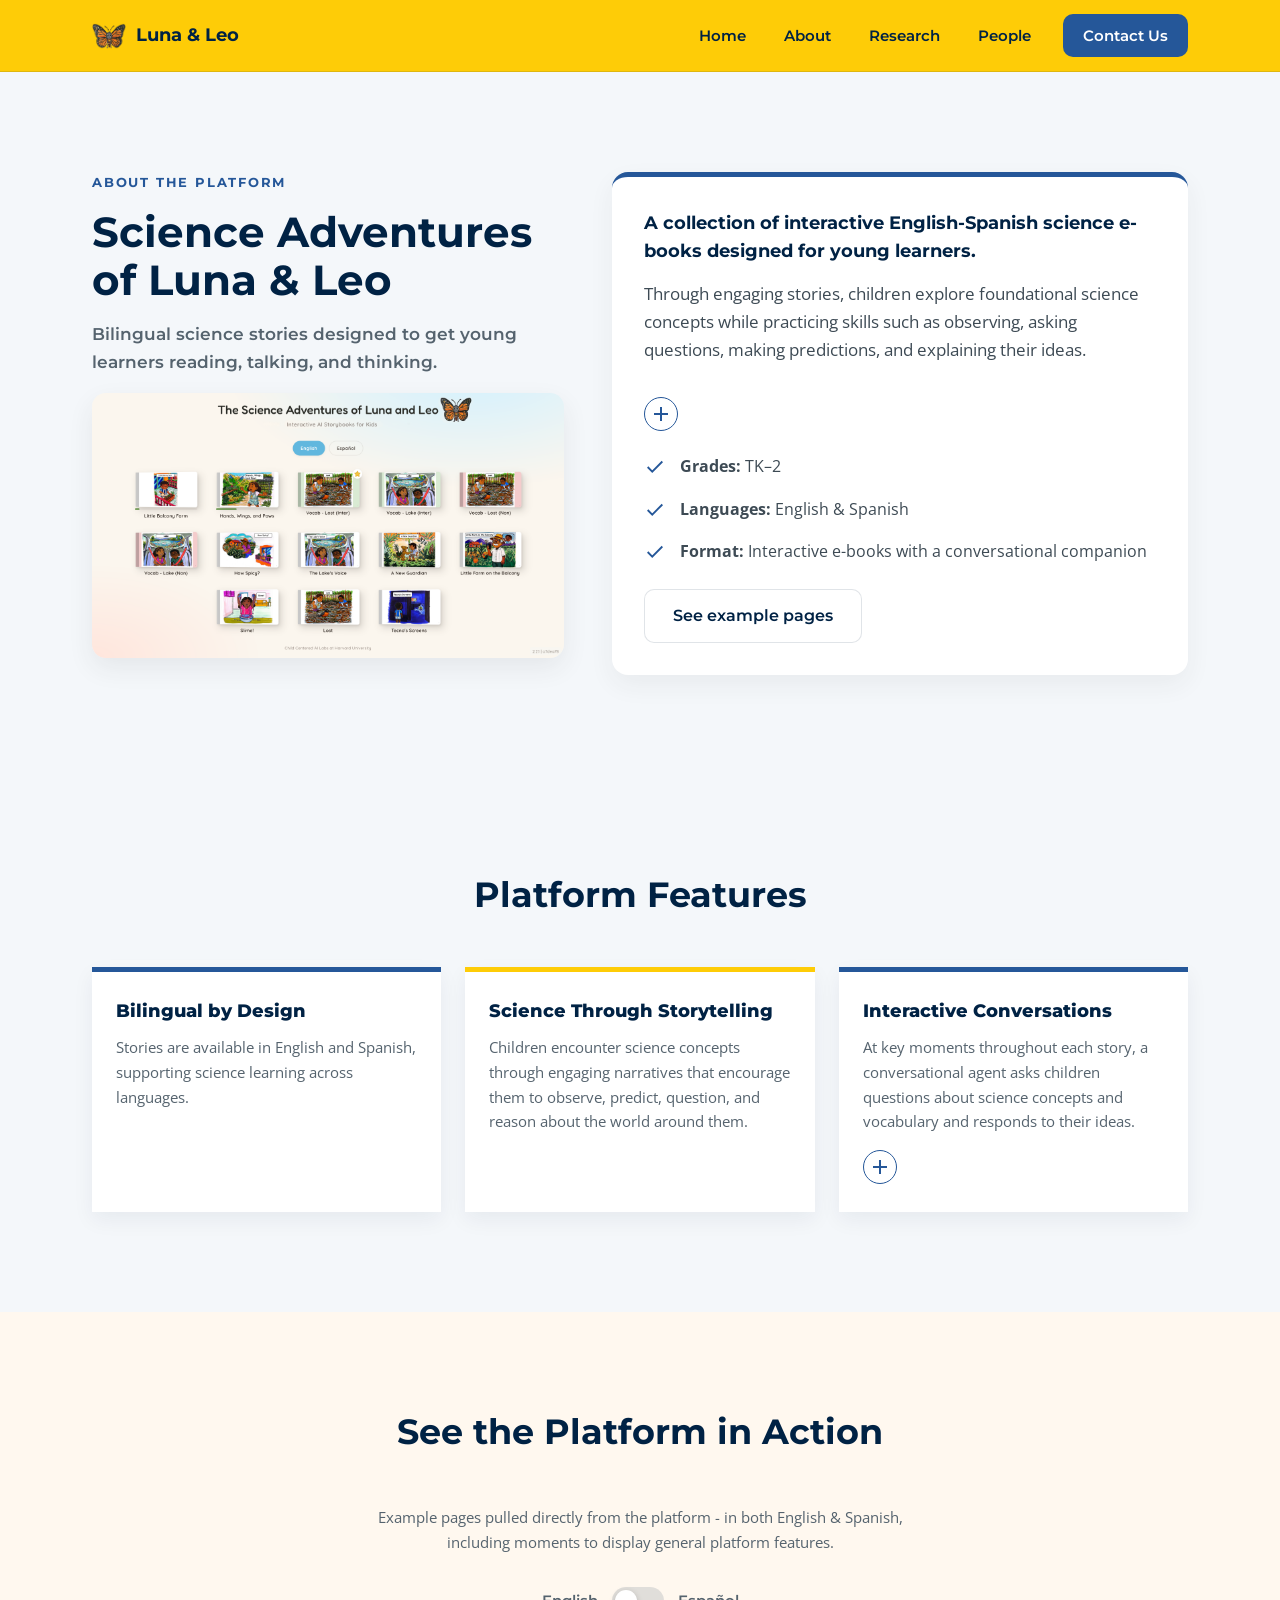
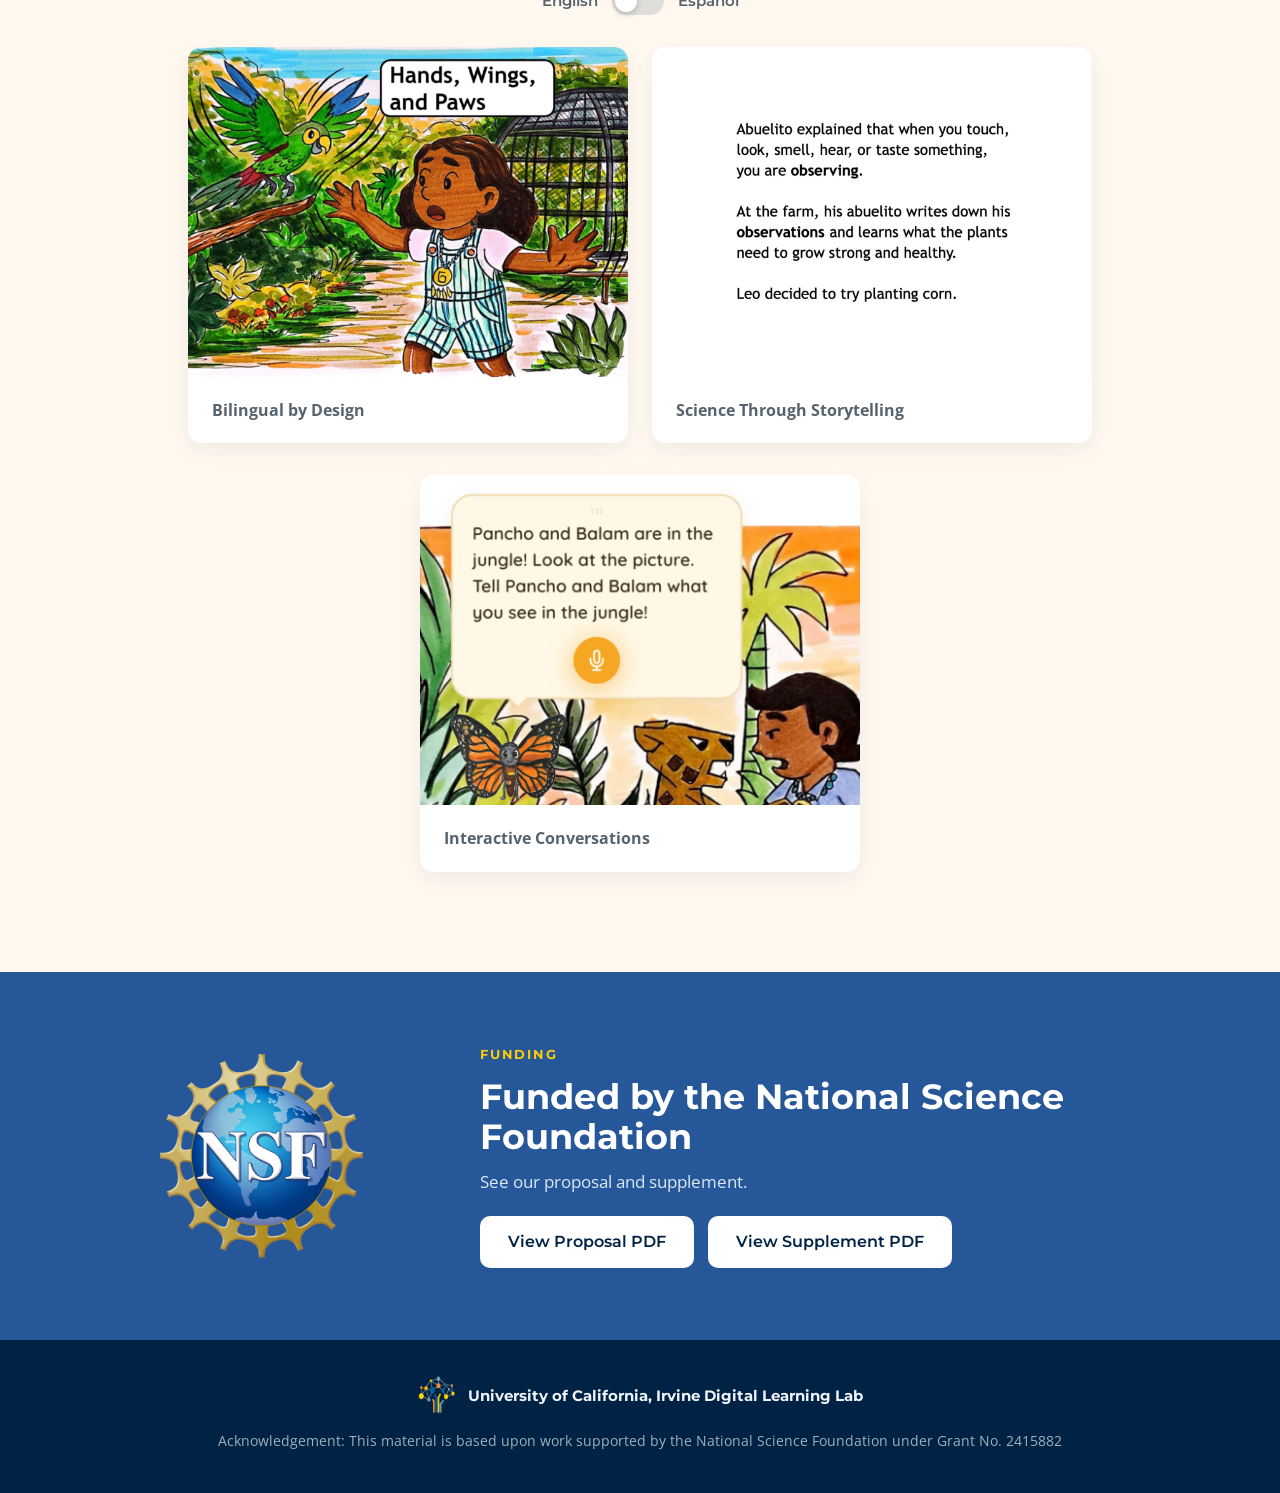
<file: about-platform.html>
<!DOCTYPE html>
<html lang="en">
<head>
<meta charset="UTF-8">
<meta name="viewport" content="width=device-width, initial-scale=1.0">
<title>About Platform | The Science Adventures of Luna and Leo</title>
<link rel="icon" type="image/jpeg" href="assets/images/logo.png">
<link rel="apple-touch-icon" href="assets/images/logo.png">
<link rel="stylesheet" href="css/style.css">

</head>
<body>

<nav>
  <div class="wrap">
    <a class="brand" href="index.html"><img src="assets/images/butterfly.png" alt="">Luna &amp; Leo</a>
    <div class="navlinks">
      <a href="index.html">Home</a>
      <a href="about-platform.html">About</a>
      <a href="research.html">Research</a>
      <a href="people.html">People</a>
      <a href="pilot-with-us.html" class="pilot-btn">Contact Us</a>
    </div>
  </div>
</nav>

<section class="about-intro">
  <div class="wrap">
    <div>
      <div class="about-eyebrow">About the Platform</div>
      <h1>Science Adventures of Luna &amp; Leo</h1>
      <p class="tagline-lead">Bilingual science stories designed to get young learners reading, talking, and thinking.</p>
      <img src="assets/images/english4.png" alt="A broad look at the Luna and Leo platform" class="about-intro-image">
    </div>
    <div class="about-card expandable">
      <p class="lead">A collection of interactive English-Spanish science e-books designed for young learners.</p>
      <p>Through engaging stories, children explore foundational science concepts while practicing skills such as observing, asking questions, making predictions, and explaining their ideas.</p>
      <div class="expand-collapse">
        <p>The e-books were created in close alignment with early learning science standards, introducing foundational science concepts and practices through engaging, age-appropriate stories. By bringing science and literacy together, the platform creates meaningful opportunities for children to learn through reading, conversation, and exploration.</p>
      </div>
      <button type="button" class="expand-toggle" aria-expanded="false" aria-label="Show more"></button>

      <ul class="butterfly-list about-quick-facts">
        <li>
          <svg viewBox="0 0 24 24" fill="none" stroke="currentColor" stroke-width="2"><path d="M20 6L9 17l-5-5"/></svg>
          <span><strong>Grades:</strong> TK&ndash;2</span>
        </li>
        <li>
          <svg viewBox="0 0 24 24" fill="none" stroke="currentColor" stroke-width="2"><path d="M20 6L9 17l-5-5"/></svg>
          <span><strong>Languages:</strong> English &amp; Spanish</span>
        </li>
        <li>
          <svg viewBox="0 0 24 24" fill="none" stroke="currentColor" stroke-width="2"><path d="M20 6L9 17l-5-5"/></svg>
          <span><strong>Format:</strong> Interactive e-books with a conversational companion</span>
        </li>
      </ul>

      <a href="#platform-in-action" class="btn-secondary about-card-btn">See example pages</a>
    </div>
  </div>
</section>

<section>
  <div class="wrap">
    <div class="section-head">
      <h2>Platform Features</h2>
    </div>
    <div class="feature-grid">
      <div class="feature-card">
        <h3>Bilingual by Design</h3>
        <p>Stories are available in English and Spanish, supporting science learning across languages.</p>
      </div>
      <div class="feature-card feature-card--gold">
        <h3>Science Through Storytelling</h3>
        <p>Children encounter science concepts through engaging narratives that encourage them to observe, predict, question, and reason about the world around them.</p>
      </div>
      <div class="feature-card expandable">
        <h3>Interactive Conversations</h3>
        <p>At key moments throughout each story, a conversational agent asks children questions about science concepts and vocabulary and responds to their ideas.</p>
        <div class="expand-collapse">
          <p>These conversations encourage children to explain their thinking while reinforcing important concepts from the story.</p>
        </div>
        <button type="button" class="expand-toggle" aria-expanded="false" aria-label="Show more"></button>
      </div>
    </div>
  </div>
</section>

<section class="library" id="platform-in-action">
  <div class="wrap">
    <div class="section-head">
      <h2>See the Platform in Action</h2>
    </div>
    <p class="preview-note">Example pages pulled directly from the platform - in both English & Spanish, including moments to display general platform features.</p>

    <div class="lang-switch-row">
      <span class="lang-switch-label">English</span>
      <button type="button" class="lang-switch" role="switch" aria-checked="false" aria-label="Toggle example images between English and Spanish">
        <span class="lang-switch-thumb"></span>
      </button>
      <span class="lang-switch-label">Español</span>
    </div>

    <div class="preview-grid preview-grid--stacked">
      <div class="preview-card preview-card--large">
        <img class="preview-lang-img" data-en="assets/images/english.png" data-es="assets/images/spanish.png" src="assets/images/english.png" alt="Example page illustrating Bilingual by Design">
        <div class="preview-card-caption">
          <p><strong>Bilingual by Design</strong></p>
        </div>
      </div>
      <div class="preview-card preview-card--large">
        <img class="preview-lang-img" data-en="assets/images/english1.png" data-es="assets/images/spanish1.png" src="assets/images/english1.png" alt="Example page illustrating Science Through Storytelling">
        <div class="preview-card-caption">
          <p><strong>Science Through Storytelling</strong></p>
        </div>
      </div>
      <div class="preview-card preview-card--large">
        <img class="preview-lang-img" data-en="assets/images/english2.png" data-es="assets/images/spanish2.png" src="assets/images/english2.png" alt="Example page illustrating Interactive Conversations">
        <div class="preview-card-caption">
          <p><strong>Interactive Conversations</strong></p>
        </div>
      </div>
    </div>
  </div>
</section>

<section class="funding-section">
  <div class="wrap funding-grid">
    <img src="assets/images/NSF.png" alt="National Science Foundation logo" class="funding-logo">
    <div>
      <div class="funding-eyebrow">Funding</div>
      <h2>Funded by the National Science Foundation</h2>
      <p>See our proposal and supplement.</p>
      <div class="funding-buttons">
        <a href="assets/documents/Proposal_NSF.pdf" class="btn-secondary funding-btn">View Proposal PDF</a>
        <a href="assets/documents/Supplement_NSF.pdf" class="btn-secondary funding-btn">View Supplement PDF</a>
      </div>
    </div>
  </div>
</section>

<footer>
  <div class="wrap">
    <div class="footer-brand">
      <img src="assets/images/logo.png" alt="University of California, Irvine Digital Learning Lab logo">
      <span>University of California, Irvine Digital Learning Lab</span>
    </div>
    Acknowledgement: This material is based upon work supported by the National Science Foundation under Grant No. 2415882
  </div>
</footer>

<script src="js/script.js"></script>
</body>
</html>
</file>
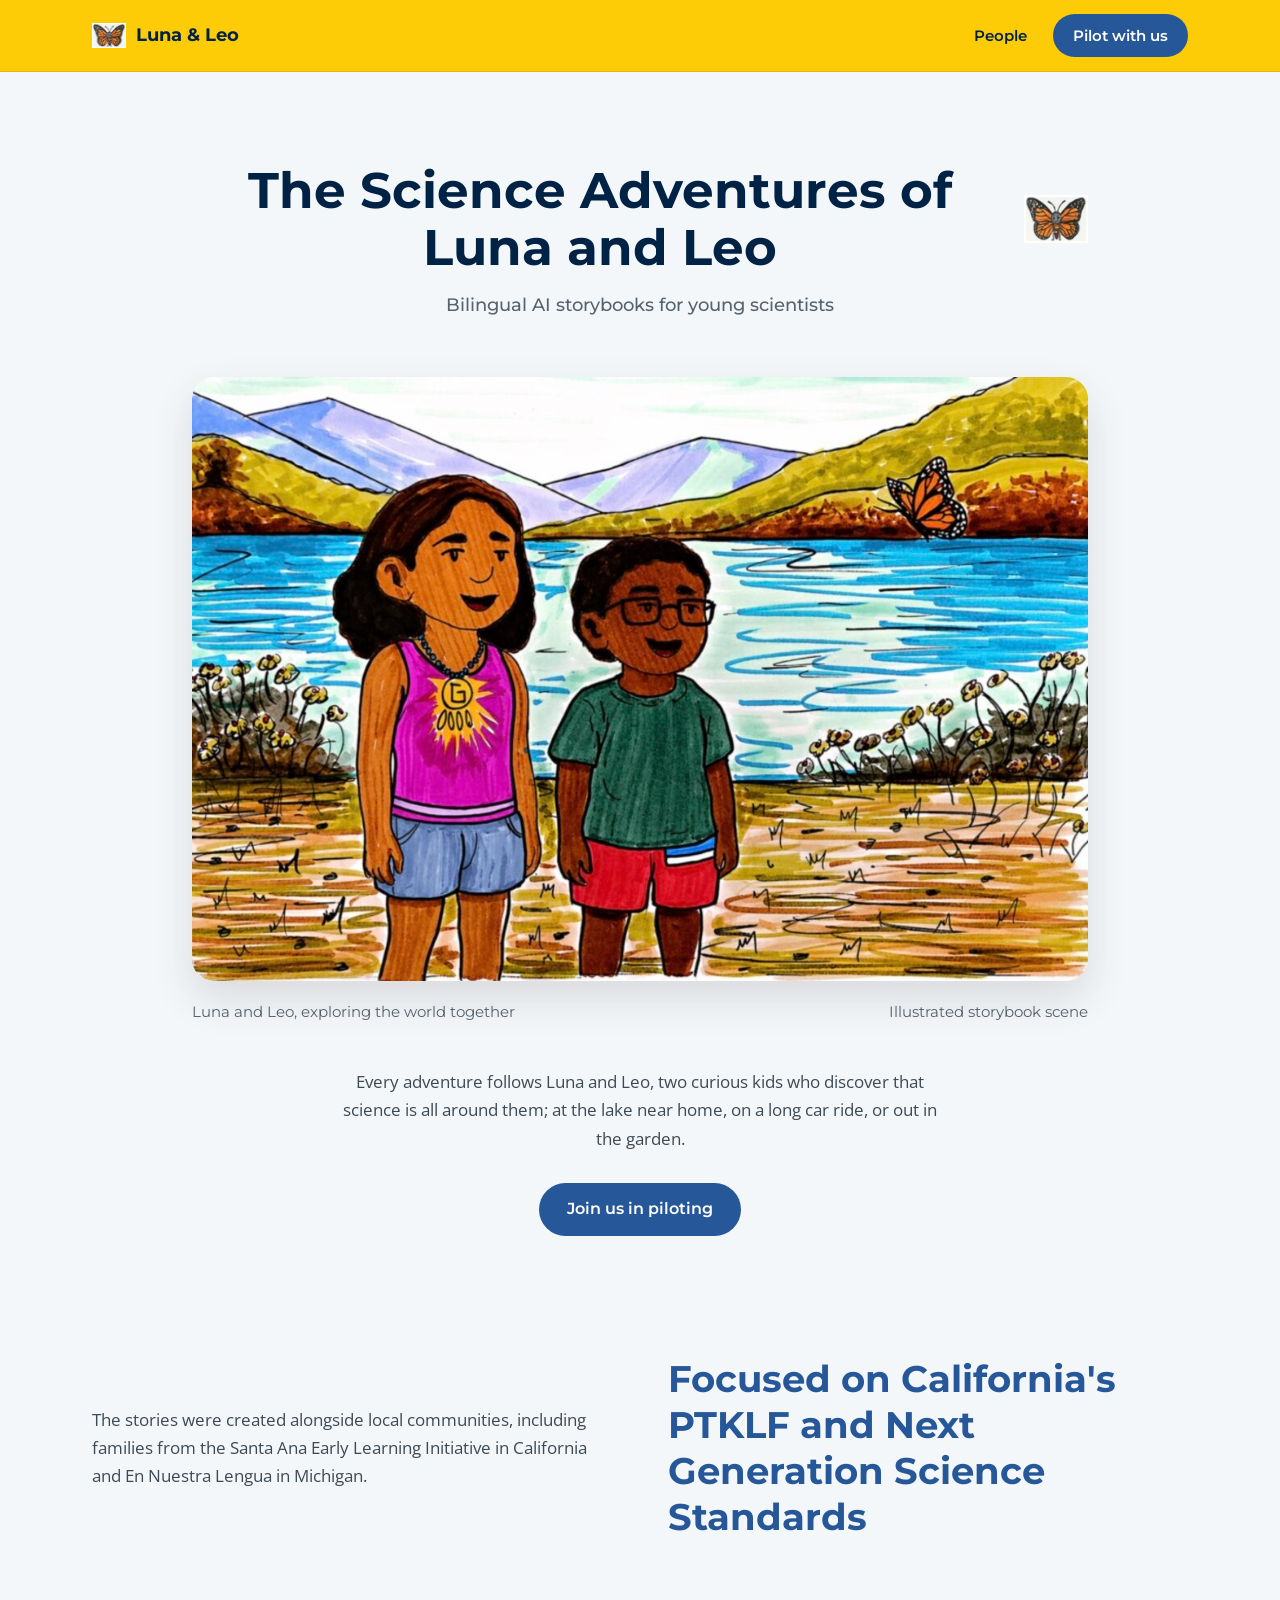
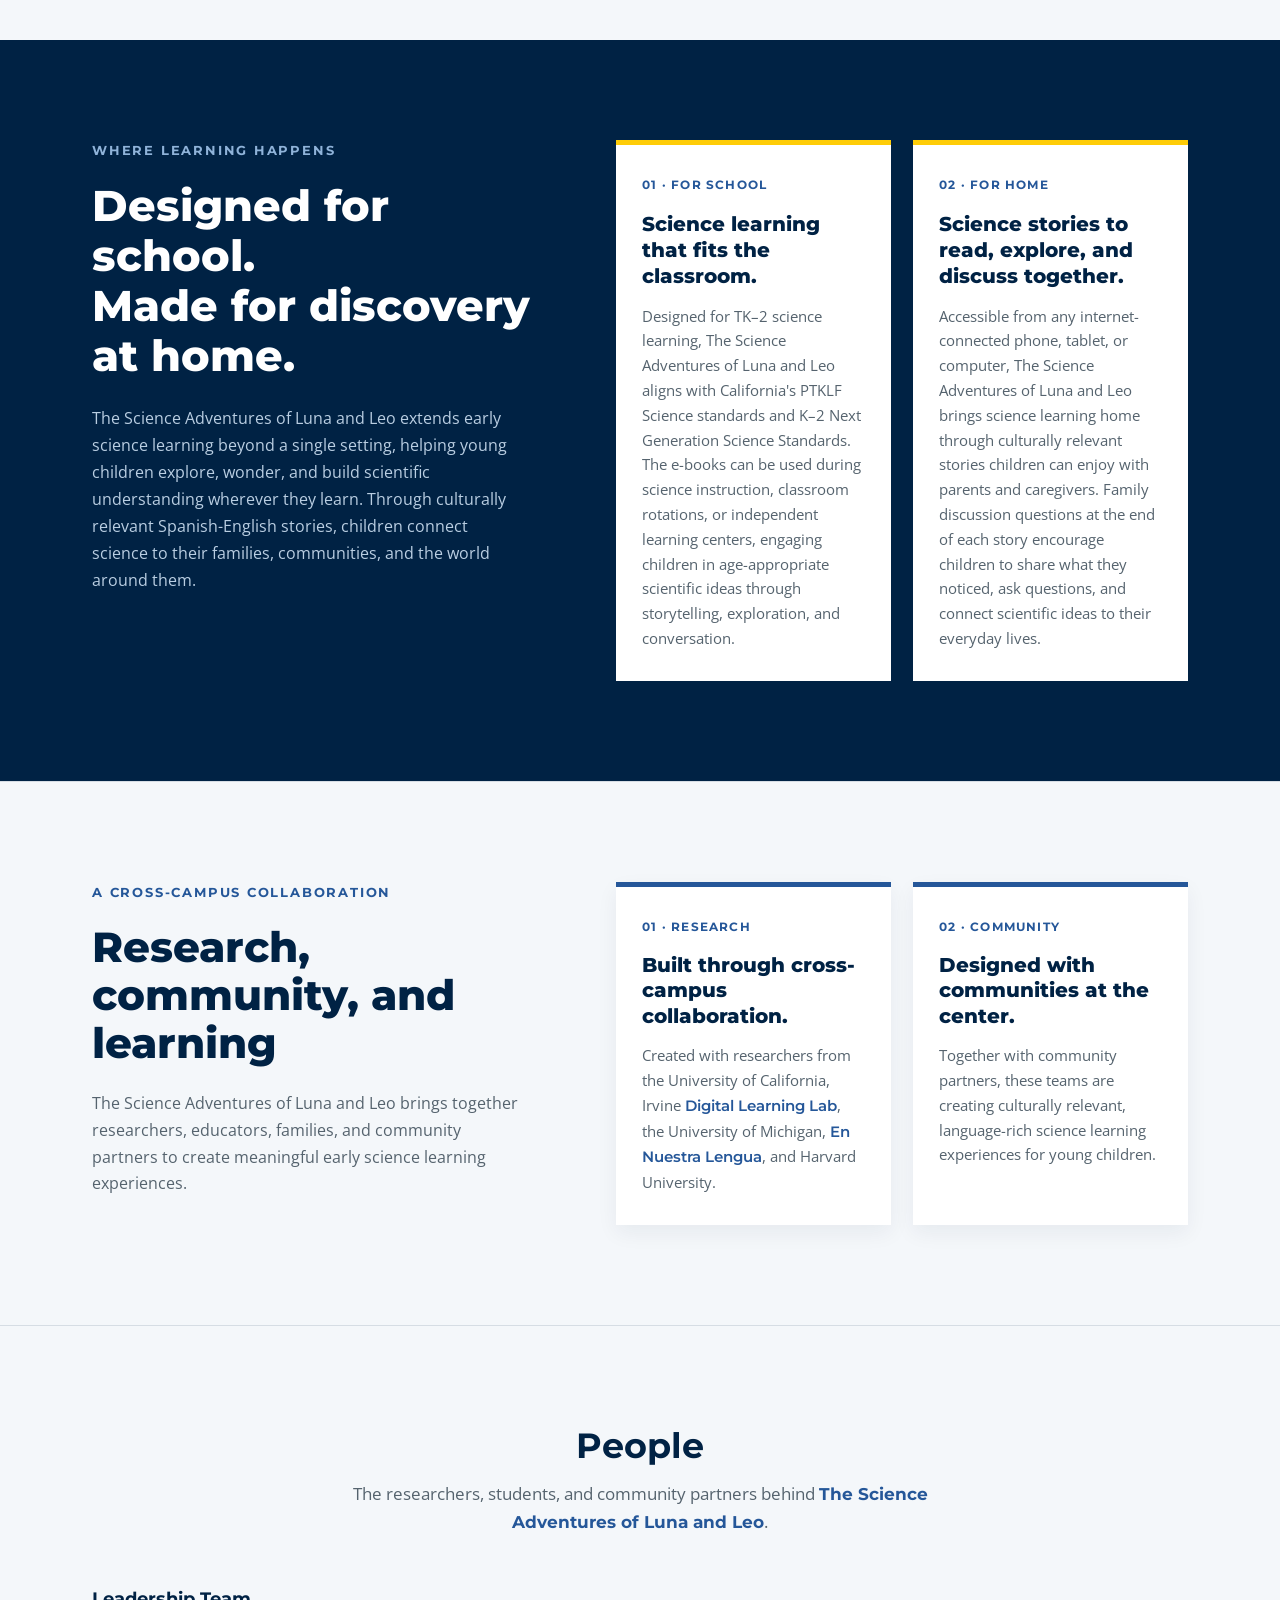
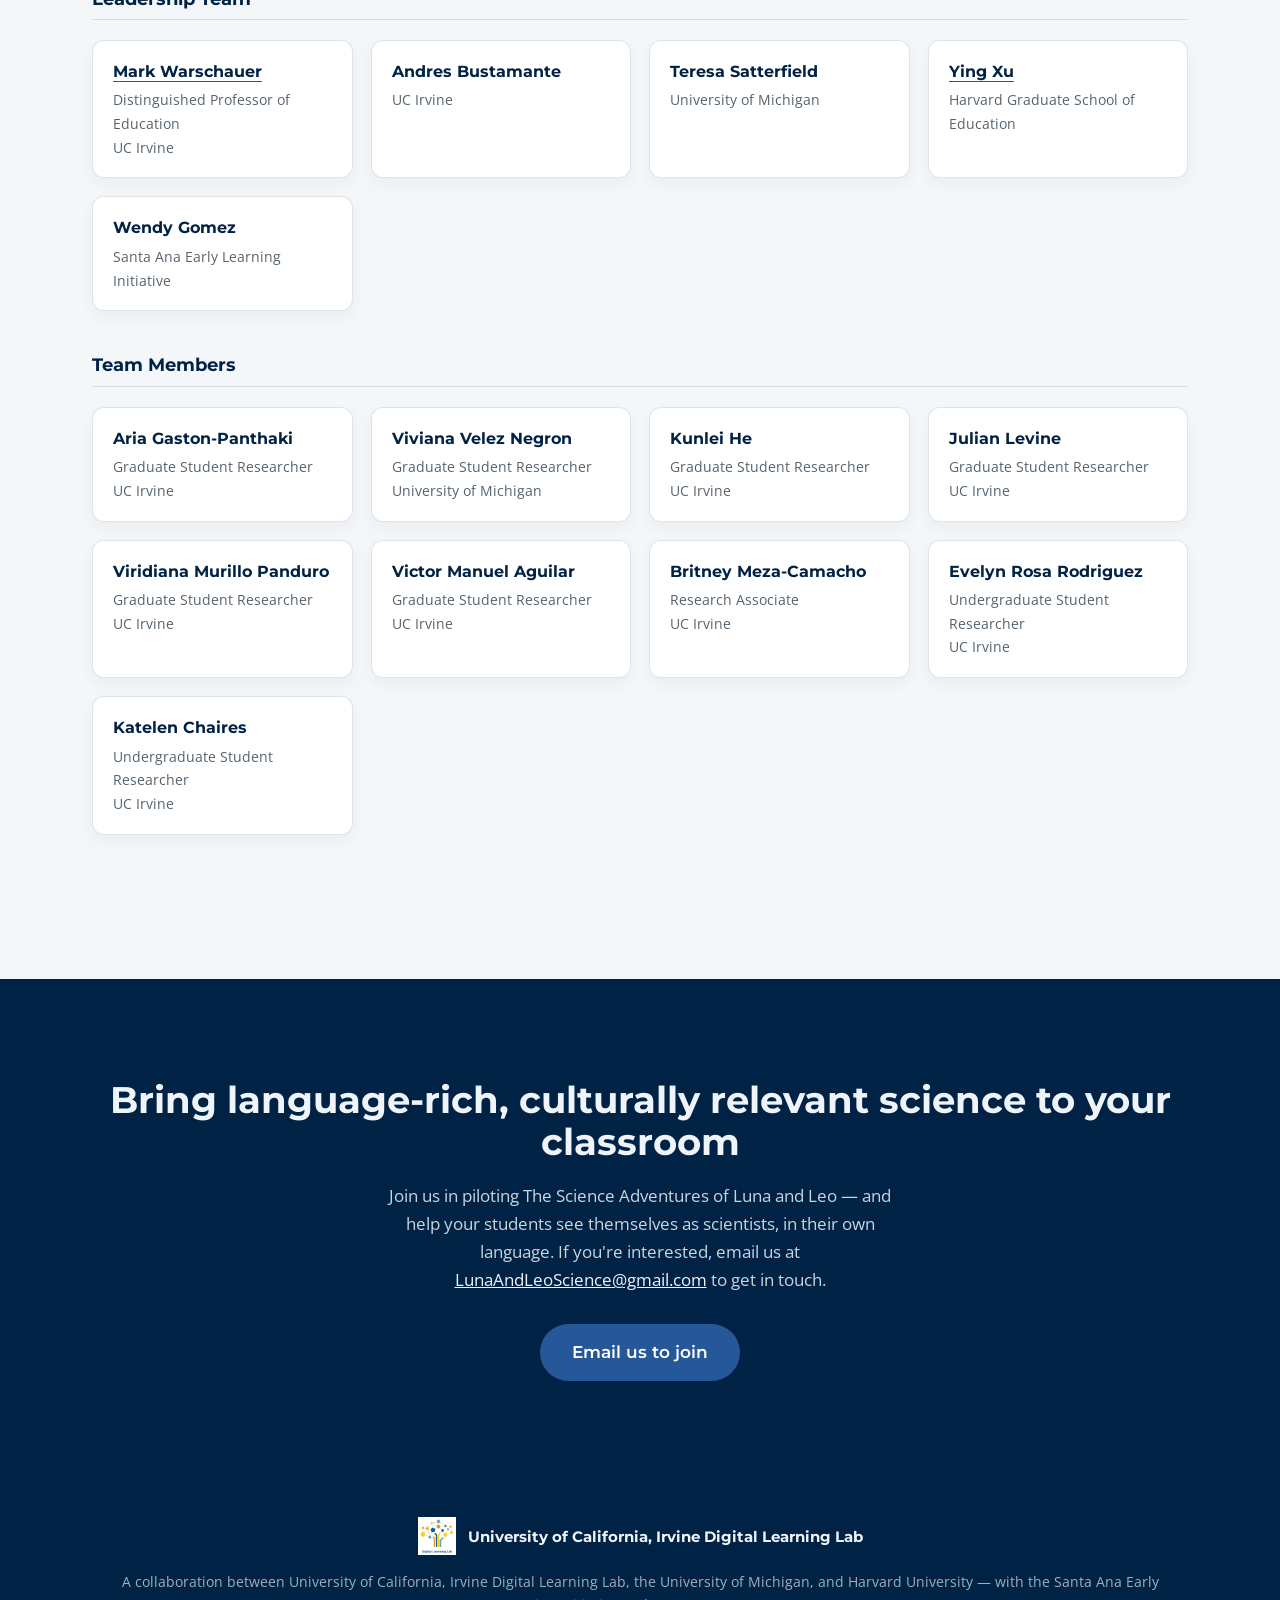
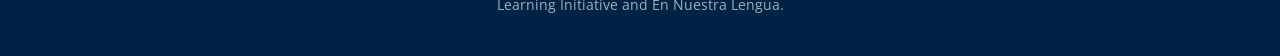
<file: luna-and-leo-website-mockup (1).html>
<!DOCTYPE html>
<html lang="en">
<head>
<meta charset="UTF-8">
<meta name="viewport" content="width=device-width, initial-scale=1.0">
<title>The Science Adventures of Luna and Leo</title>
<style>
  @import url('https://fonts.googleapis.com/css2?family=Montserrat:wght@500;600;700;800&family=Open+Sans:wght@400;500;600;700&display=swap');

  :root{
    --cream: #f4f7fa;
    --cream-card: #ffffff;
    --peach: #fdf1c7;
    --sky: #e7eff8;
    --ink: #002244;
    --muted: #55636e;
    --blue: #255799;
    --blue-deep: #002244;
    --green: #3f9c35;
    --green-deep: #2b6b25;
    --accent: #255799;
    --accent-deep: #002244;
    --gold: #fecc07;
    --line: rgba(0,34,68,0.12);
  }

  *{box-sizing:border-box;}
  html{scroll-behavior:smooth;}
  body{
    margin:0;
    background:var(--cream);
    color:var(--ink);
    font-family:'Open Sans', sans-serif;
    font-size:17px;
    line-height:1.65;
  }
  h1,h2,h3,.display{
    font-family:'Montserrat', sans-serif;
    font-weight:700;
    line-height:1.15;
    margin:0;
    color:var(--ink);
  }
  p{margin:0 0 1em 0; max-width:60ch; color:#3d4a54;}
  a{color:var(--accent);}
  img{display:block; max-width:100%;}

  .wrap{max-width:1160px; margin:0 auto; padding:0 32px;}
  section{padding:100px 0; position:relative;}
  @media(max-width:720px){ section{padding:64px 0;} .wrap{padding:0 20px;} }

  /* soft corner glows used across sections for cohesion */
  .glow-tr{position:absolute; top:-120px; right:-120px; width:420px; height:420px; background:radial-gradient(circle, var(--sky) 0%, transparent 70%); pointer-events:none;}
  .glow-bl{position:absolute; bottom:-140px; left:-140px; width:460px; height:460px; background:radial-gradient(circle, var(--peach) 0%, transparent 70%); pointer-events:none;}

  /* ---------- NAV ---------- */
  nav{
    position:sticky; top:0; z-index:50;
    background:var(--gold);
    border-bottom:1px solid var(--line);
  }
  nav .wrap{display:flex; align-items:center; justify-content:space-between; padding-top:14px; padding-bottom:14px;}
  .brand{display:flex; align-items:center; gap:10px; font-family:'Montserrat',sans-serif; font-weight:700; font-size:1.15rem; color:var(--ink);}
  .brand img{width:34px; height:auto;}
  .navlinks{display:flex; align-items:center; gap:26px; font-family:'Montserrat',sans-serif; font-weight:600; font-size:0.95rem;}
  .navlinks a{color:var(--ink); text-decoration:none;}
  .navlinks a:hover{color:var(--accent);}
  .navlinks .pilot-btn{background:var(--accent); color:#fff; padding:9px 20px; border-radius:999px;}
  .navlinks .pilot-btn:hover{background:var(--accent-deep); color:#fff;}
  @media(max-width:760px){ .navlinks a:not(.pilot-btn){display:none;} }

  /* ---------- HERO / MASTHEAD (styled after the platform's own title block) ---------- */
  .masthead{
    text-align:center; padding:90px 0 20px; overflow:hidden;
  }
  .masthead-title{
    display:inline-flex; align-items:center; gap:16px; justify-content:center;
  }
  .masthead-title h1{font-size:clamp(2rem,4.2vw,3.1rem);}
  .masthead-title img{width:64px; height:auto;}
  .tagline{font-family:'Montserrat',sans-serif; font-weight:500; color:var(--muted); font-size:1.15rem; margin-top:14px;}
  .lang-toggle{display:inline-flex; gap:10px; margin-top:34px; background:transparent;}
  .lang-pill{
    font-family:'Montserrat',sans-serif; font-weight:600; font-size:0.95rem;
    padding:10px 26px; border-radius:999px; border:1.5px solid var(--line); background:#fff; color:var(--ink);
    cursor:pointer;
  }
  .lang-pill.active{background:var(--blue); border-color:var(--blue); color:#fff;}

  .hero-scene{
    max-width:900px; margin:56px auto 0; border-radius:22px; overflow:hidden;
    box-shadow:0 18px 40px rgba(56,53,47,0.14);
    position:relative;
  }
  .hero-scene img, .hero-scene video{width:100%; display:block;}
  .hero-caption{
    display:flex; justify-content:space-between; align-items:center;
    max-width:900px; margin:18px auto 0; font-family:'Montserrat',sans-serif; font-size:0.95rem; color:var(--muted);
  }
  .hero-copy{max-width:640px; margin:44px auto 0; text-align:center;}
  .hero-copy p{margin:0 auto; font-size:1.08rem;}
  .hero-ctas{display:flex; gap:16px; justify-content:center; margin-top:30px; flex-wrap:wrap;}
  .btn-primary, .btn-secondary{
    font-family:'Montserrat',sans-serif; font-weight:600; font-size:1rem; padding:13px 28px; border-radius:999px;
    text-decoration:none; display:inline-block;
  }
  .btn-primary{background:var(--accent); color:#fff;}
  .btn-primary:hover{background:var(--accent-deep);}
  .btn-secondary{border:1.5px solid var(--line); color:var(--ink); background:#fff;}
  .btn-secondary:hover{border-color:var(--accent); color:var(--accent);}

  /* ---------- SECTION HEADERS ---------- */
  .section-head{max-width:58ch; margin:0 auto 52px; text-align:center;}
  .section-head h2{font-size:clamp(1.6rem,3vw,2.2rem);}
  .section-head p{color:#55636e; margin:14px auto 0;}

  /* ---------- WHY IT MATTERS ---------- */
  .problem .wrap{display:grid; grid-template-columns:1fr 1fr; gap:56px; align-items:center;}
  @media(max-width:860px){ .problem .wrap{grid-template-columns:1fr;} }
  .problem h2{font-size:clamp(1.6rem,3vw,2.1rem); margin-bottom:18px;}
  .problem-card{
    background:#fff; border-radius:18px; padding:32px;
    border-left:5px solid var(--green); box-shadow:0 10px 26px rgba(56,53,47,0.06);
  }
  .problem-card h3{font-size:1.15rem; margin-bottom:10px; color:var(--blue-deep);}
  .problem-card p{margin:0;}
  .big-statement{
    font-family:'Montserrat',sans-serif; font-weight:700; color:var(--accent);
    font-size:clamp(1.6rem,3.4vw,2.3rem); line-height:1.25;
    display:flex; align-items:center;
  }

  /* ---------- STORY LIBRARY (matches the platform's grid) ---------- */
  .library{background:#fff8ef;}
  .lib-grid{display:grid; grid-template-columns:repeat(4,1fr); gap:28px 24px;}
  @media(max-width:920px){ .lib-grid{grid-template-columns:repeat(2,1fr);} }
  @media(max-width:520px){ .lib-grid{grid-template-columns:1fr;} }
  .lib-card{display:flex; flex-direction:column;}
  .lib-thumb{
    border-radius:12px; overflow:hidden; border:1px solid var(--line);
    box-shadow:0 8px 18px rgba(56,53,47,0.08); aspect-ratio:4/3; position:relative;
    background:#fff;
  }
  .lib-thumb img{width:100%; height:100%; object-fit:cover;}
  .lib-thumb .cover{
    width:100%; height:100%; display:flex; align-items:center; justify-content:center; position:relative;
  }
  .lib-thumb .cover svg{width:46%; height:46%;}
  .lib-thumb .cover-label{
    position:absolute; top:8px; left:8px; background:rgba(255,255,255,0.88); color:var(--ink);
    font-family:'Montserrat',sans-serif; font-weight:600; font-size:0.68rem; padding:3px 8px; border-radius:5px;
  }
  .progress{height:4px; background:var(--line); border-radius:3px; margin-top:8px; overflow:hidden;}
  .progress span{display:block; height:100%; background:var(--green);}
  .lib-title{font-family:'Montserrat',sans-serif; font-weight:600; font-size:0.98rem; margin-top:12px; text-align:center;}
  .lib-title .es{display:block; font-weight:500; color:var(--muted); font-size:0.85rem; margin-top:2px;}

  /* ---------- BUTTERFLY COMPANION ---------- */
  .butterfly-section{background:var(--cream);}
  .butterfly-section .wrap{display:grid; grid-template-columns:1fr 1fr; gap:56px; align-items:center;}
  @media(max-width:900px){ .butterfly-section .wrap{grid-template-columns:1fr;} }
  .butterfly-art{border-radius:20px; overflow:hidden; box-shadow:0 18px 36px rgba(56,53,47,0.14);}
  .butterfly-copy h2{font-size:clamp(1.6rem,3vw,2.2rem); margin-bottom:16px;}
  .butterfly-list{list-style:none; margin:26px 0 0; padding:0; display:flex; flex-direction:column; gap:16px;}
  .butterfly-list li{display:flex; gap:14px; align-items:flex-start; color:#3d4a54; font-size:1rem;}
  .butterfly-list svg{width:22px; height:22px; flex:none; margin-top:3px; color:var(--accent);}
  .try-it{
    margin-top:28px; background:#fff; border:1px solid var(--line); border-radius:14px; padding:18px 20px;
    font-family:'Montserrat',sans-serif;
  }
  .try-it button{
    font-family:'Montserrat',sans-serif; font-weight:600; font-size:0.92rem; color:var(--blue-deep);
    background:none; border:none; cursor:pointer; padding:0; text-decoration:underline;
  }
  #ask-line{margin-top:10px; color:var(--ink); font-size:0.98rem; min-height:1.4em;}

  /* ---------- WHERE LEARNING HAPPENS ---------- */
  .where-learning{background:var(--ink); color:#fff;}
  .where-learning .wrap{display:grid; grid-template-columns:0.9fr 1.1fr; gap:56px; align-items:start;}
  @media(max-width:920px){ .where-learning .wrap{grid-template-columns:1fr;} }
  .wl-eyebrow{font-family:'Montserrat',sans-serif; font-weight:700; font-size:0.8rem; letter-spacing:0.14em; text-transform:uppercase; color:#8fb3d9; margin-bottom:20px;}
  .wl-headline{font-family:'Montserrat',sans-serif; font-weight:800; font-size:clamp(2rem,4vw,2.7rem); line-height:1.16; color:#fff; margin:0 0 24px;}
  .wl-copy{color:#b9cee2; font-size:1.02rem; max-width:48ch; margin:0;}
  .wl-cards{display:grid; grid-template-columns:1fr 1fr; gap:22px;}
  @media(max-width:640px){ .wl-cards{grid-template-columns:1fr;} }
  .wl-card{background:#fff; border-top:5px solid var(--gold); padding:30px 26px;}
  .wl-card .num{font-family:'Montserrat',sans-serif; font-weight:700; font-size:0.76rem; letter-spacing:0.1em; text-transform:uppercase; color:var(--accent); margin-bottom:16px;}
  .wl-card h3{font-family:'Montserrat',sans-serif; font-weight:800; font-size:1.28rem; color:var(--ink); margin:0 0 14px; line-height:1.28;}
  .wl-card p{color:#55636e; font-size:0.94rem; margin:0; max-width:none;}

  /* ---------- STANDARDS / ACCESS ---------- */
  .standards .wrap{display:grid; grid-template-columns:1fr 1fr; gap:56px; align-items:center;}
  @media(max-width:860px){ .standards .wrap{grid-template-columns:1fr;} }
  .badge-row{display:flex; gap:14px; flex-wrap:wrap; margin-top:22px;}
  .badge{font-family:'Montserrat',sans-serif; font-weight:600; font-size:0.88rem; color:var(--blue-deep); border:1.5px solid var(--green); border-radius:999px; padding:8px 16px;}
  .access-list{list-style:none; margin:0; padding:0; display:flex; flex-direction:column; gap:22px;}
  .access-list li{display:flex; gap:16px; align-items:flex-start;}
  .access-list .ic{
    width:44px; height:44px; flex:none; border-radius:12px; background:#fff; display:flex; align-items:center; justify-content:center;
    box-shadow:0 6px 14px rgba(56,53,47,0.08);
  }
  .access-list svg{width:22px; height:22px; color:var(--blue-deep);}
  .access-list h3{font-size:1.05rem; margin-bottom:4px;}
  .access-list p{margin:0; font-size:0.98rem;}

  /* ---------- COLLABORATION BANNER ---------- */
  .collab{background:var(--cream); border-top:1px solid var(--line); border-bottom:1px solid var(--line);}
  .collab .wrap{display:grid; grid-template-columns:0.9fr 1.1fr; gap:56px; align-items:start; text-align:left;}
  @media(max-width:920px){ .collab .wrap{grid-template-columns:1fr;} }
  .collab-eyebrow{font-family:'Montserrat',sans-serif; font-weight:700; font-size:0.8rem; letter-spacing:0.14em; text-transform:uppercase; color:var(--accent); margin-bottom:20px;}
  .collab-headline{font-family:'Montserrat',sans-serif; font-weight:800; font-size:clamp(2rem,4vw,2.6rem); line-height:1.16; color:var(--ink); margin:0 0 22px;}
  .collab-copy{color:var(--muted); font-size:1.02rem; max-width:48ch; margin:0;}
  .org-highlight{font-family:'Montserrat',sans-serif; font-weight:600; color:var(--accent);}
  .title-highlight{font-family:'Montserrat',sans-serif; font-weight:700; color:var(--accent);}
  .collab-cards{display:grid; grid-template-columns:1fr 1fr; gap:22px;}
  @media(max-width:640px){ .collab-cards{grid-template-columns:1fr;} }
  .collab-card{background:#fff; border-top:5px solid var(--accent); padding:30px 26px; box-shadow:0 8px 20px rgba(0,34,68,0.06);}
  .collab-card .num{font-family:'Montserrat',sans-serif; font-weight:700; font-size:0.76rem; letter-spacing:0.1em; text-transform:uppercase; color:var(--accent); margin-bottom:16px;}
  .collab-card h3{font-family:'Montserrat',sans-serif; font-weight:800; font-size:1.24rem; color:var(--ink); margin:0 0 14px; line-height:1.28;}
  .collab-card p{color:var(--muted); font-size:0.94rem; margin:0; max-width:none;}

  /* ---------- PEOPLE ---------- */
  .people-group{margin-bottom:44px;}
  .people-group h3{font-family:'Montserrat',sans-serif; font-weight:700; font-size:1.1rem; color:var(--blue-deep); margin-bottom:20px; padding-bottom:10px; border-bottom:1px solid var(--line);}
  .people-grid{display:grid; grid-template-columns:repeat(auto-fill, minmax(220px,1fr)); gap:18px;}
  .person-card{background:#fff; border:1px solid var(--line); border-radius:12px; padding:18px 20px; box-shadow:0 6px 14px rgba(56,53,47,0.05);}
  .person-card .name{font-family:'Montserrat',sans-serif; font-weight:700; font-size:1rem; color:var(--ink);}
  .person-card .name a{color:inherit; text-decoration:none; border-bottom:1.5px solid var(--accent);}
  .person-card .aff{font-size:0.9rem; color:var(--muted); margin-top:3px;}

  /* ---------- CTA ---------- */
  .cta{background:var(--ink); color:#eef4fa; text-align:center;}
  .cta h2{color:#eef4fa; font-size:clamp(1.7rem,3.4vw,2.3rem); max-width:44ch; margin:0 auto;}
  .cta p{color:#c9d6e0; margin:18px auto 30px; max-width:52ch;}
  .cta .btn-primary{font-size:1.05rem; padding:15px 32px;}

  footer{background:var(--ink); color:#9fb0bc; font-size:0.85rem; text-align:center; padding:36px 0 40px;}
  footer a{color:#c9d6e0;}
  .footer-brand{display:flex; align-items:center; justify-content:center; gap:12px; margin-bottom:16px;}
  .footer-brand img{width:38px; height:38px;}
  .footer-brand span{font-family:'Montserrat',sans-serif; font-weight:700; font-size:0.95rem; color:#eef4fa;}
</style>
</head>
<body>

<nav>
  <div class="wrap">
    <div class="brand"><img src="[data-uri]" alt="">Luna &amp; Leo</div>
    <div class="navlinks">
      <a href="#people">People</a>
      <a href="#pilot" class="pilot-btn">Pilot with us</a>
    </div>
  </div>
</nav>

<!-- MASTHEAD -->
<header class="masthead">
  <div class="wrap" style="max-width:960px;">
    <div class="masthead-title">
      <h1>The Science Adventures of Luna and Leo</h1>
      <img src="[data-uri]" alt="An illustrated monarch butterfly">
    </div>
    <div class="tagline">Bilingual AI storybooks for young scientists</div>

    <div class="hero-scene">
      <img src="[data-uri]" alt="Luna and Leo standing by a lake, with a monarch butterfly flying past mountains in the background">
    </div>
    <div class="hero-caption">
      <span>Luna and Leo, exploring the world together</span>
      <span>Illustrated storybook scene</span>
    </div>

    <div class="hero-copy">
      <p>Every adventure follows Luna and Leo, two curious kids who discover that science is all around them; at the lake near home, on a long car ride, or out in the garden.</p>
      <div class="hero-ctas">
        <a href="#pilot" class="btn-primary">Join us in piloting</a>
      </div>
    </div>
  </div>
</header>

<!-- WHY IT MATTERS -->
<section class="problem">
  <div class="wrap">
    <div>
      <p style="margin-bottom:0;">The stories were created alongside local communities, including families from the Santa Ana Early Learning Initiative in California and En Nuestra Lengua in Michigan.</p>
    </div>
    <div class="big-statement">
      Focused on California's PTKLF and Next Generation Science Standards
    </div>
  </div>
</section>

<!-- STANDARDS / ACCESS -->
<section class="where-learning">
  <div class="wrap">
    <div>
      <div class="wl-eyebrow">Where Learning Happens</div>
      <h2 class="wl-headline">Designed for school.<br>Made for discovery at home.</h2>
      <p class="wl-copy">The Science Adventures of Luna and Leo extends early science learning beyond a single setting, helping young children explore, wonder, and build scientific understanding wherever they learn. Through culturally relevant Spanish-English stories, children connect science to their families, communities, and the world around them.</p>
    </div>
    <div class="wl-cards">
      <div class="wl-card">
        <div class="num">01 · For School</div>
        <h3>Science learning that fits the classroom.</h3>
        <p>Designed for TK–2 science learning, The Science Adventures of Luna and Leo aligns with California's PTKLF Science standards and K–2 Next Generation Science Standards. The e-books can be used during science instruction, classroom rotations, or independent learning centers, engaging children in age-appropriate scientific ideas through storytelling, exploration, and conversation.</p>
      </div>
      <div class="wl-card">
        <div class="num">02 · For Home</div>
        <h3>Science stories to read, explore, and discuss together.</h3>
        <p>Accessible from any internet-connected phone, tablet, or computer, The Science Adventures of Luna and Leo brings science learning home through culturally relevant stories children can enjoy with parents and caregivers. Family discussion questions at the end of each story encourage children to share what they noticed, ask questions, and connect scientific ideas to their everyday lives.</p>
      </div>
    </div>
  </div>
</section>

<!-- COLLABORATION -->
<section class="collab">
  <div class="wrap">
    <div>
      <div class="collab-eyebrow">A cross-campus collaboration</div>
      <h2 class="collab-headline">Research, community, and learning</h2>
      <p class="collab-copy">The Science Adventures of Luna and Leo brings together researchers, educators, families, and community partners to create meaningful early science learning experiences.</p>
    </div>
    <div class="collab-cards">
      <div class="collab-card">
        <div class="num">01 · Research</div>
        <h3>Built through cross-campus collaboration.</h3>
        <p>Created with researchers from the University of California, Irvine <span class="org-highlight">Digital Learning Lab</span>, the University of Michigan, <span class="org-highlight">En Nuestra Lengua</span>, and Harvard University.</p>
      </div>
      <div class="collab-card">
        <div class="num">02 · Community</div>
        <h3>Designed with communities at the center.</h3>
        <p>Together with community partners, these teams are creating culturally relevant, language-rich science learning experiences for young children.</p>
      </div>
    </div>
  </div>
</section>

<!-- PEOPLE -->
<section id="people">
  <div class="wrap">
    <div class="section-head">
      <h2>People</h2>
      <p>The researchers, students, and community partners behind <span class="title-highlight">The Science Adventures of Luna and Leo</span>.</p>
    </div>

    <div class="people-group">
      <h3>Leadership Team</h3>
      <div class="people-grid">
        <div class="person-card"><div class="name"><a href="http://education.uci.edu/markw-bio.html" target="_blank" rel="noopener">Mark Warschauer</a></div><div class="aff">Distinguished Professor of Education<br>UC Irvine</div></div>
        <div class="person-card"><div class="name">Andres Bustamante</div><div class="aff">UC Irvine</div></div>
        <div class="person-card"><div class="name">Teresa Satterfield</div><div class="aff">University of Michigan</div></div>
        <div class="person-card"><div class="name"><a href="https://ying-xu.com/" target="_blank" rel="noopener">Ying Xu</a></div><div class="aff">Harvard Graduate School of Education</div></div>
        <div class="person-card"><div class="name">Wendy Gomez</div><div class="aff">Santa Ana Early Learning Initiative</div></div>
      </div>
    </div>

    <div class="people-group">
      <h3>Team Members</h3>
      <div class="people-grid">
        <div class="person-card"><div class="name">Aria Gaston-Panthaki</div><div class="aff">Graduate Student Researcher<br>UC Irvine</div></div>
        <div class="person-card"><div class="name">Viviana Velez Negron</div><div class="aff">Graduate Student Researcher<br>University of Michigan</div></div>
        <div class="person-card"><div class="name">Kunlei He</div><div class="aff">Graduate Student Researcher<br>UC Irvine</div></div>
        <div class="person-card"><div class="name">Julian Levine</div><div class="aff">Graduate Student Researcher<br>UC Irvine</div></div>
        <div class="person-card"><div class="name">Viridiana Murillo Panduro</div><div class="aff">Graduate Student Researcher<br>UC Irvine</div></div>
        <div class="person-card"><div class="name">Victor Manuel Aguilar</div><div class="aff">Graduate Student Researcher<br>UC Irvine</div></div>
        <div class="person-card"><div class="name">Britney Meza-Camacho</div><div class="aff">Research Associate<br>UC Irvine</div></div>
        <div class="person-card"><div class="name">Evelyn Rosa Rodriguez</div><div class="aff">Undergraduate Student Researcher<br>UC Irvine</div></div>
        <div class="person-card"><div class="name">Katelen Chaires</div><div class="aff">Undergraduate Student Researcher<br>UC Irvine</div></div>
      </div>
    </div>
  </div>
</section>

<!-- CTA -->
<section class="cta" id="pilot">
  <div class="wrap">
    <h2>Bring language-rich, culturally relevant science to your classroom</h2>
    <p>Join us in piloting The Science Adventures of Luna and Leo — and help your students see themselves as scientists, in their own language. If you're interested, email us at <a href="mailto:LunaAndLeoScience@gmail.com" style="color:#eef4fa; text-decoration:underline;">LunaAndLeoScience@gmail.com</a> to get in touch.</p>
    <a href="mailto:LunaAndLeoScience@gmail.com" class="btn-primary">Email us to join</a>
  </div>
</section>

<footer>
  <div class="wrap">
    <div class="footer-brand">
      <img src="[data-uri]" alt="University of California, Irvine Digital Learning Lab logo">
      <span>University of California, Irvine Digital Learning Lab</span>
    </div>
    A collaboration between University of California, Irvine Digital Learning Lab, the University of Michigan, and Harvard University — with the Santa Ana Early Learning Initiative and En Nuestra Lengua.
  </div>
</footer>

</body>
</html>
</file>
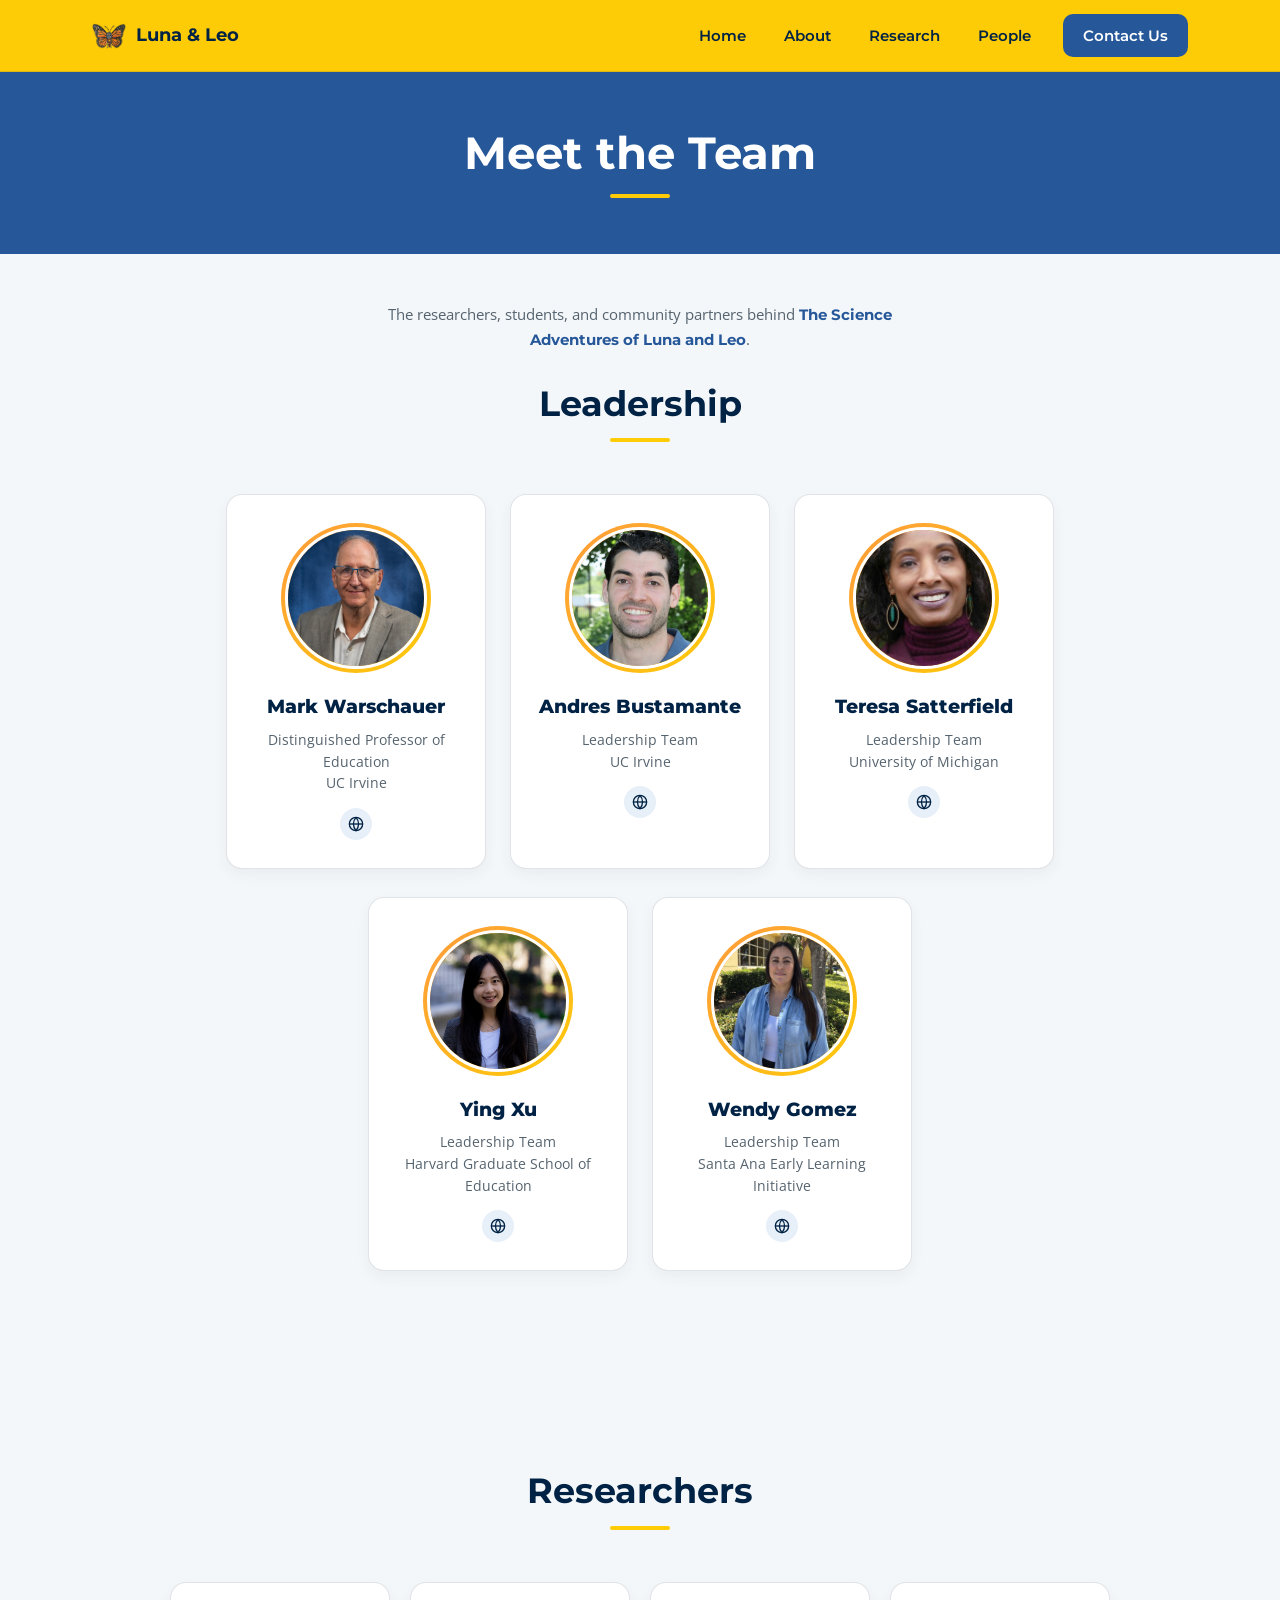
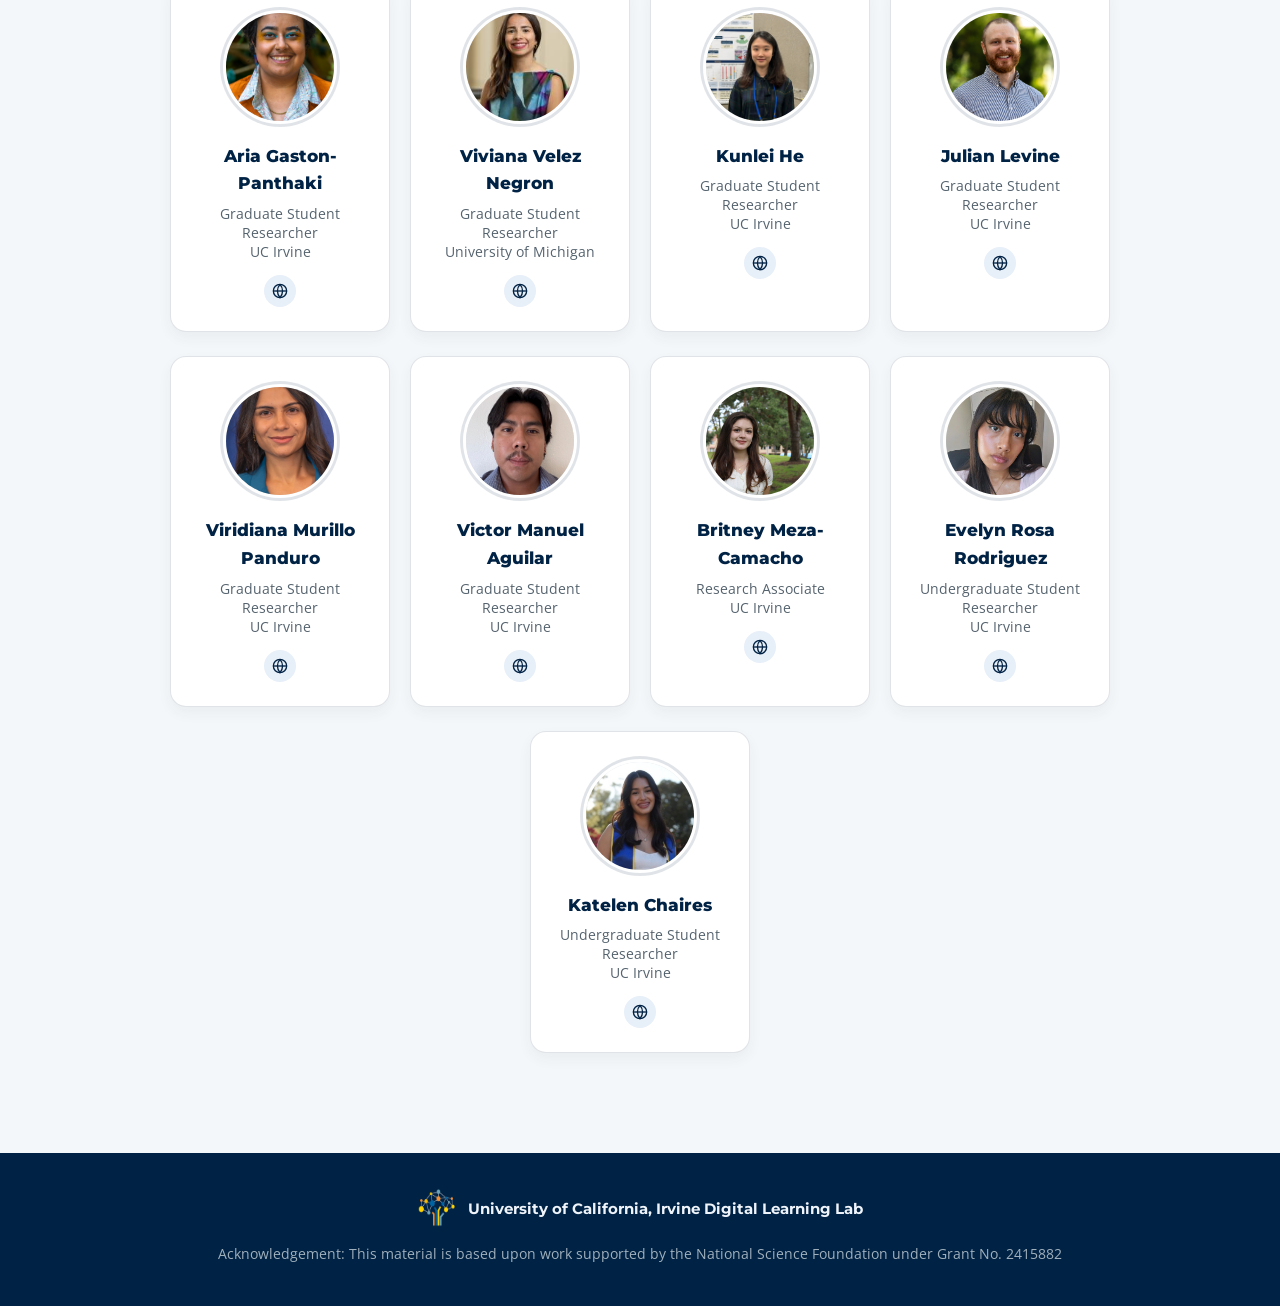
<file: people.html>
<!DOCTYPE html>
<html lang="en">
<head>
<meta charset="UTF-8">
<meta name="viewport" content="width=device-width, initial-scale=1.0">
<title>People | The Science Adventures of Luna and Leo</title>
<link rel="icon" type="image/jpeg" href="assets/images/logo.png">
<link rel="apple-touch-icon" href="assets/images/logo.png">
<link rel="stylesheet" href="css/style.css">

</head>
<body>

<nav>
  <div class="wrap">
    <a class="brand" href="index.html"><img src="assets/images/butterfly.png" alt="">Luna &amp; Leo</a>
    <div class="navlinks">
      <a href="index.html">Home</a>
      <a href="about-platform.html">About</a>
      <a href="research.html">Research</a>
      <a href="people.html">People</a>
      <a href="pilot-with-us.html" class="pilot-btn">Contact Us</a>
    </div>
  </div>
</nav>

<header class="page-hero page-hero--banner">
  <div class="wrap">
    <h1>Meet the Team</h1>
    <span class="title-underline"></span>
  </div>
</header>

<section class="people-intro">
  <div class="wrap">
    <p class="preview-note">The researchers, students, and community partners behind <span class="text-accent-bold">The Science Adventures of Luna and Leo</span>.</p>
    <div class="section-head">
      <h2>Leadership</h2>
      <span class="title-underline"></span>
    </div>
    <div class="leader-grid">
    <div class="leader-card">
      <div class="leader-photo-ring">
        <img src="assets/images/headshots/MarkWarschauer.jpg" alt="Mark Warschauer">
      </div>
      <div class="leader-name">Mark Warschauer</div>
      <div class="leader-role">Distinguished Professor of Education<br>UC Irvine</div>
      <div class="person-links">
        <a href="https://markwarschauer.com/" target="_blank" rel="noopener" aria-label="Mark Warschauer website"><svg viewBox="0 0 24 24" fill="none" stroke="currentColor" stroke-width="2"><circle cx="12" cy="12" r="10"/><line x1="2" y1="12" x2="22" y2="12"/><path d="M12 2a15 15 0 010 20a15 15 0 010-20"/></svg></a>
      </div>
    </div>
    <div class="leader-card">
      <div class="leader-photo-ring">
        <img src="assets/images/headshots/Andres Bustamante Square.png" alt="Andres Bustamante">
      </div>
      <div class="leader-name">Andres Bustamante</div>
      <div class="leader-role">Leadership Team<br>UC Irvine</div>
      <div class="person-links">
        <a href="https://sites.uci.edu/ucistemlearninglab/" target="_blank" rel="noopener" aria-label="Andres Bustamante website"><svg viewBox="0 0 24 24" fill="none" stroke="currentColor" stroke-width="2"><circle cx="12" cy="12" r="10"/><line x1="2" y1="12" x2="22" y2="12"/><path d="M12 2a15 15 0 010 20a15 15 0 010-20"/></svg></a>
      </div>
    </div>
    <div class="leader-card">
      <div class="leader-photo-ring">
        <img src="assets/images/headshots/teresa.png" alt="Teresa Satterfield">
      </div>
      <div class="leader-name">Teresa Satterfield</div>
      <div class="leader-role">Leadership Team<br>University of Michigan</div>
      <div class="person-links">
        <a href="https://prod.lsa.umich.edu/content/michigan-lsa/rll/en/people/faculty/tenure-track/tsatter.html" target="_blank" rel="noopener" aria-label="Andres Bustamante website"><svg viewBox="0 0 24 24" fill="none" stroke="currentColor" stroke-width="2"><circle cx="12" cy="12" r="10"/><line x1="2" y1="12" x2="22" y2="12"/><path d="M12 2a15 15 0 010 20a15 15 0 010-20"/></svg></a>
      </div>
    </div>
    <div class="leader-card">
      <div class="leader-photo-ring">
        <img src="assets/images/headshots/Xu-headshot.jpg" alt="Ying Xu">
      </div>
      <div class="leader-name">Ying Xu</div>
      <div class="leader-role">Leadership Team<br>Harvard Graduate School of Education</div>
      <div class="person-links">
        <a href="https://ying-xu.com/" target="_blank" rel="noopener" aria-label="Ying Xu website"><svg viewBox="0 0 24 24" fill="none" stroke="currentColor" stroke-width="2"><circle cx="12" cy="12" r="10"/><line x1="2" y1="12" x2="22" y2="12"/><path d="M12 2a15 15 0 010 20a15 15 0 010-20"/></svg></a>
      </div>
    </div>
    <div class="leader-card">
      <div class="leader-photo-ring">
        <img src="assets/images/headshots/wendy-gomez.jpg" alt="Wendy Gomez">
      </div>
      <div class="leader-name">Wendy Gomez</div>
      <div class="leader-role">Leadership Team<br>Santa Ana Early Learning Initiative</div>
      <div class="person-links">
        <a href="https://saeli-oc.org/" target="_blank" rel="noopener" aria-label="Wendy Gomez website"><svg viewBox="0 0 24 24" fill="none" stroke="currentColor" stroke-width="2"><circle cx="12" cy="12" r="10"/><line x1="2" y1="12" x2="22" y2="12"/><path d="M12 2a15 15 0 010 20a15 15 0 010-20"/></svg></a>
      </div>
    </div>
    </div>
  </div>
</section>

<section>
  <div class="wrap">
    <div class="section-head">
      <h2>Researchers</h2>
      <span class="title-underline"></span>
    </div>
    <div class="member-grid">
    <div class="member-card">
      <div class="member-photo-ring">
        <img src="assets/images/headshots/AriaG.jpg" alt="Aria Gaston-Panthaki">
      </div>
      <div class="member-name">Aria Gaston-Panthaki</div>
      <div class="member-role">Graduate Student Researcher<br>UC Irvine</div>
      <div class="person-links">
        <a href="https://www.linkedin.com/in/ariagastonpanthaki/" target="_blank" rel="noopener" aria-label="Aria Gaston-Panthaki website"><svg viewBox="0 0 24 24" fill="none" stroke="currentColor" stroke-width="2"><circle cx="12" cy="12" r="10"/><line x1="2" y1="12" x2="22" y2="12"/><path d="M12 2a15 15 0 010 20a15 15 0 010-20"/></svg></a>
      </div>
    </div>
    <div class="member-card">
      <div class="member-photo-ring">
        <img src="assets/images/headshots/viviana.jpg" alt="Viviana Velez Negron">
      </div>
      <div class="member-name">Viviana Velez Negron</div>
      <div class="member-role">Graduate Student Researcher<br>University of Michigan</div>
      <div class="person-links">
        <a href="https://www.linkedin.com/in/viviana-m-v%C3%A9lez-negr%C3%B3n-15587b368/" target="_blank" rel="noopener" aria-label="Viviana Velez Negron website"><svg viewBox="0 0 24 24" fill="none" stroke="currentColor" stroke-width="2"><circle cx="12" cy="12" r="10"/><line x1="2" y1="12" x2="22" y2="12"/><path d="M12 2a15 15 0 010 20a15 15 0 010-20"/></svg></a>
      </div>
    </div>
    <div class="member-card">
      <div class="member-photo-ring">
        <img src="assets/images/headshots/KunleiH.jpg" alt="Kunlei He">
      </div>
      <div class="member-name">Kunlei He</div>
      <div class="member-role">Graduate Student Researcher<br>UC Irvine</div>
      <div class="person-links">
        <a href="https://www.linkedin.com/in/kunlei-he/" target="_blank" rel="noopener" aria-label="Kunlei He website"><svg viewBox="0 0 24 24" fill="none" stroke="currentColor" stroke-width="2"><circle cx="12" cy="12" r="10"/><line x1="2" y1="12" x2="22" y2="12"/><path d="M12 2a15 15 0 010 20a15 15 0 010-20"/></svg></a>
      </div>
    </div>
    <div class="member-card">
      <div class="member-photo-ring">
        <img src="assets/images/headshots/JulianLevine.jpg" alt="Julian Levine">
      </div>
      <div class="member-name">Julian Levine</div>
      <div class="member-role">Graduate Student Researcher<br>UC Irvine</div>
      <div class="person-links">
        <a href="https://www.julian-levine.com/" target="_blank" rel="noopener" aria-label="Julian Levine website"><svg viewBox="0 0 24 24" fill="none" stroke="currentColor" stroke-width="2"><circle cx="12" cy="12" r="10"/><line x1="2" y1="12" x2="22" y2="12"/><path d="M12 2a15 15 0 010 20a15 15 0 010-20"/></svg></a>
      </div>
    </div>
    <div class="member-card">
      <div class="member-photo-ring">
        <img src="assets/images/headshots/Viri.jpeg" alt="Viridiana Murillo Panduro">
      </div>
      <div class="member-name">Viridiana Murillo Panduro</div>
      <div class="member-role">Graduate Student Researcher<br>UC Irvine</div>
      <div class="person-links">
        <a href="https://www.linkedin.com/in/virimurillo/" target="_blank" rel="noopener" aria-label="Viridiana Murillo Panduro website"><svg viewBox="0 0 24 24" fill="none" stroke="currentColor" stroke-width="2"><circle cx="12" cy="12" r="10"/><line x1="2" y1="12" x2="22" y2="12"/><path d="M12 2a15 15 0 010 20a15 15 0 010-20"/></svg></a>
      </div>
    </div>
    <div class="member-card">
      <div class="member-photo-ring">
        <img src="assets/images/headshots/victor.jpg" alt="Victor Manuel Aguilar">
      </div>
      <div class="member-name">Victor Manuel Aguilar</div>
      <div class="member-role">Graduate Student Researcher<br>UC Irvine</div>
      <div class="person-links">
        <a href="https://www.linkedin.com/in/victor-aguilar-94b3a1202/" target="_blank" rel="noopener" aria-label="Victor Manuel Aguilar website"><svg viewBox="0 0 24 24" fill="none" stroke="currentColor" stroke-width="2"><circle cx="12" cy="12" r="10"/><line x1="2" y1="12" x2="22" y2="12"/><path d="M12 2a15 15 0 010 20a15 15 0 010-20"/></svg></a>
      </div>
    </div>
    <div class="member-card">
      <div class="member-photo-ring">
        <img src="assets/images/headshots/britney.JPG" alt="Britney Meza-Camacho">
      </div>
      <div class="member-name">Britney Meza-Camacho</div>
      <div class="member-role">Research Associate<br>UC Irvine</div>
      <div class="person-links">
        <a href="https://www.linkedin.com/in/britney-meza-camacho-6482bb266/" target="_blank" rel="noopener" aria-label="Britney Meza-Camacho website"><svg viewBox="0 0 24 24" fill="none" stroke="currentColor" stroke-width="2"><circle cx="12" cy="12" r="10"/><line x1="2" y1="12" x2="22" y2="12"/><path d="M12 2a15 15 0 010 20a15 15 0 010-20"/></svg></a>
      </div>
    </div>
    <div class="member-card">
      <div class="member-photo-ring">
        <img src="assets/images/headshots/Evelyn_Rodriguez_headshot.png" alt="Evelyn Rosa Rodriguez">
      </div>
      <div class="member-name">Evelyn Rosa Rodriguez</div>
      <div class="member-role">Undergraduate Student Researcher<br>UC Irvine</div>
      <div class="person-links">
        <a href="https://www.linkedin.com/in/evelyn-rodriguez-r/" target="_blank" rel="noopener" aria-label="Evelyn Rosa Rodriguez website"><svg viewBox="0 0 24 24" fill="none" stroke="currentColor" stroke-width="2"><circle cx="12" cy="12" r="10"/><line x1="2" y1="12" x2="22" y2="12"/><path d="M12 2a15 15 0 010 20a15 15 0 010-20"/></svg></a>
      </div>
    </div>
    <div class="member-card">
      <div class="member-photo-ring">
        <img src="assets/images/headshots/katalen.jpg" alt="Katelen Chaires">
      </div>
      <div class="member-name">Katelen Chaires</div>
      <div class="member-role">Undergraduate Student Researcher<br>UC Irvine</div>
      <div class="person-links">
        <a href="https://www.linkedin.com/in/katelen-itayecxy-chaires-58103034a/" target="_blank" rel="noopener" aria-label="Katelen Chaires website"><svg viewBox="0 0 24 24" fill="none" stroke="currentColor" stroke-width="2"><circle cx="12" cy="12" r="10"/><line x1="2" y1="12" x2="22" y2="12"/><path d="M12 2a15 15 0 010 20a15 15 0 010-20"/></svg></a>
      </div>
    </div>
    </div>
  </div>
</section>


<footer>
  <div class="wrap">
    <div class="footer-brand">
      <img src="assets/images/logo.png" alt="University of California, Irvine Digital Learning Lab logo">
      <span>University of California, Irvine Digital Learning Lab</span>
    </div>
    Acknowledgement: This material is based upon work supported by the National Science Foundation under Grant No. 2415882
  </div>
</footer>

<script src="js/script.js"></script>
</body>
</html>
</file>
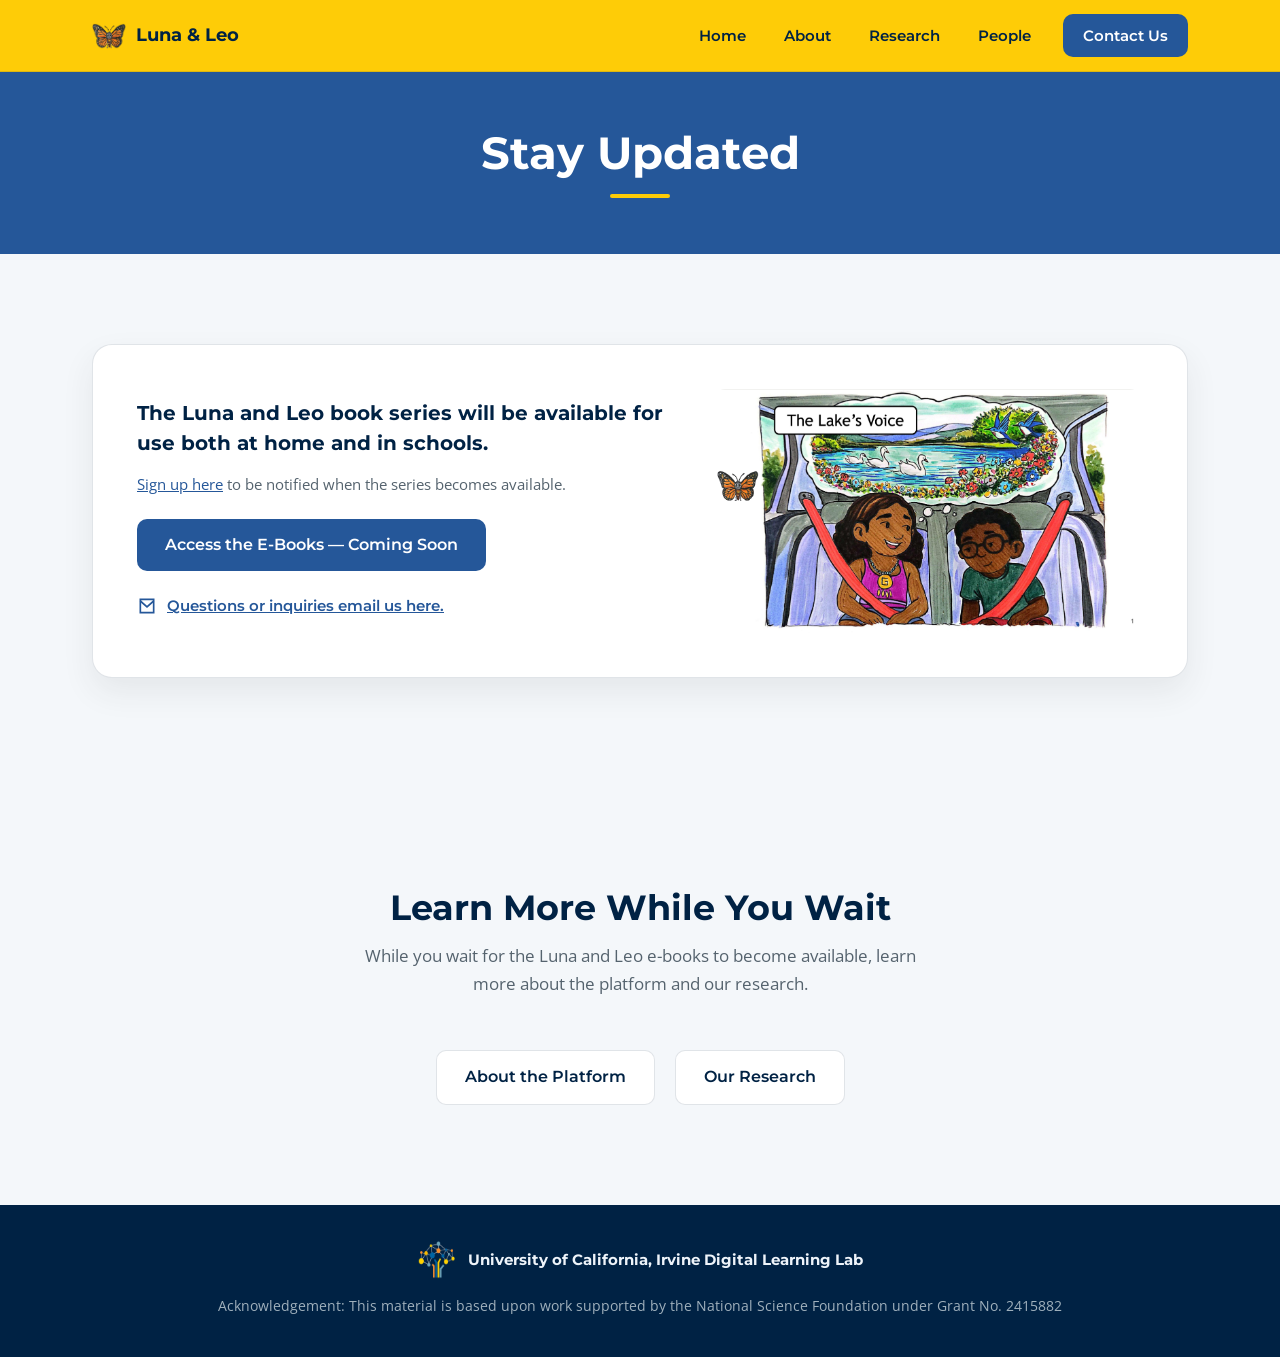
<file: pilot-with-us.html>
<!DOCTYPE html>
<html lang="en">
<head>
<meta charset="UTF-8">
<meta name="viewport" content="width=device-width, initial-scale=1.0">
<title>Pilot with Us | The Science Adventures of Luna and Leo</title>
<link rel="icon" type="image/jpeg" href="assets/images/logo.png">
<link rel="apple-touch-icon" href="assets/images/logo.png">
<link rel="stylesheet" href="css/style.css">

</head>
<body>

<nav>
  <div class="wrap">
    <a class="brand" href="index.html"><img src="assets/images/butterfly.png" alt="">Luna &amp; Leo</a>
    <div class="navlinks">
      <a href="index.html">Home</a>
      <a href="about-platform.html">About</a>
      <a href="research.html">Research</a>
      <a href="people.html">People</a>
      <a href="pilot-with-us.html" class="pilot-btn">Contact Us</a>
    </div>
  </div>
</nav>

<header class="page-hero page-hero--banner">
  <div class="wrap">
    <h1>Stay Updated</h1>
    <span class="title-underline"></span>
  </div>
</header>

<section class="pilot-intro">
  <div class="wrap">
    <div class="pilot-intro-card pilot-intro-grid">
      <div>
        <p class="pilot-intro-lead">The Luna and Leo book series will be available for use both at home and in schools.</p>
        <p class="preview-note" style="text-align:left; margin:14px 0 0;"><a href="mailto:LunaAndLeoScience@gmail.com">Sign up here</a> to be notified when the series becomes available.</p>
        <a href="#" class="btn-primary" style="margin-top:22px; display:inline-block;">Access the E-Books &mdash; Coming Soon</a>
        <a href="mailto:LunaAndLeoScience@gmail.com" class="pilot-question-link" style="margin-top:22px;">
          <svg viewBox="0 0 24 24" fill="none" stroke="currentColor" stroke-width="2"><path d="M4 4h16v16H4z"/><path d="M4 6l8 7 8-7"/></svg>
          Questions or inquiries email us here.
        </a>
      </div>
      <img src="assets/images/pilot-with-us.png" alt="A Transitional Kindergarten classroom using the Luna and Leo e-books" class="pilot-intro-image">
    </div>
  </div>
</section>

<section>
  <div class="wrap" style="text-align:center;">
    <div class="section-head">
      <h2>Learn More While You Wait</h2>
      <p>While you wait for the Luna and Leo e-books to become available, learn more about the platform and our research.</p>
    </div>
    <div style="display:flex; gap:20px; justify-content:center; flex-wrap:wrap;">
      <a href="about-platform.html" class="btn-secondary">About the Platform</a>
      <a href="research.html" class="btn-secondary">Our Research</a>
    </div>
  </div>
</section>

<footer>
  <div class="wrap">
    <div class="footer-brand">
      <img src="assets/images/logo.png" alt="University of California, Irvine Digital Learning Lab logo">
      <span>University of California, Irvine Digital Learning Lab</span>
    </div>
    Acknowledgement: This material is based upon work supported by the National Science Foundation under Grant No. 2415882
  </div>
</footer>

<script src="js/script.js"></script>
</body>
</html>
</file>
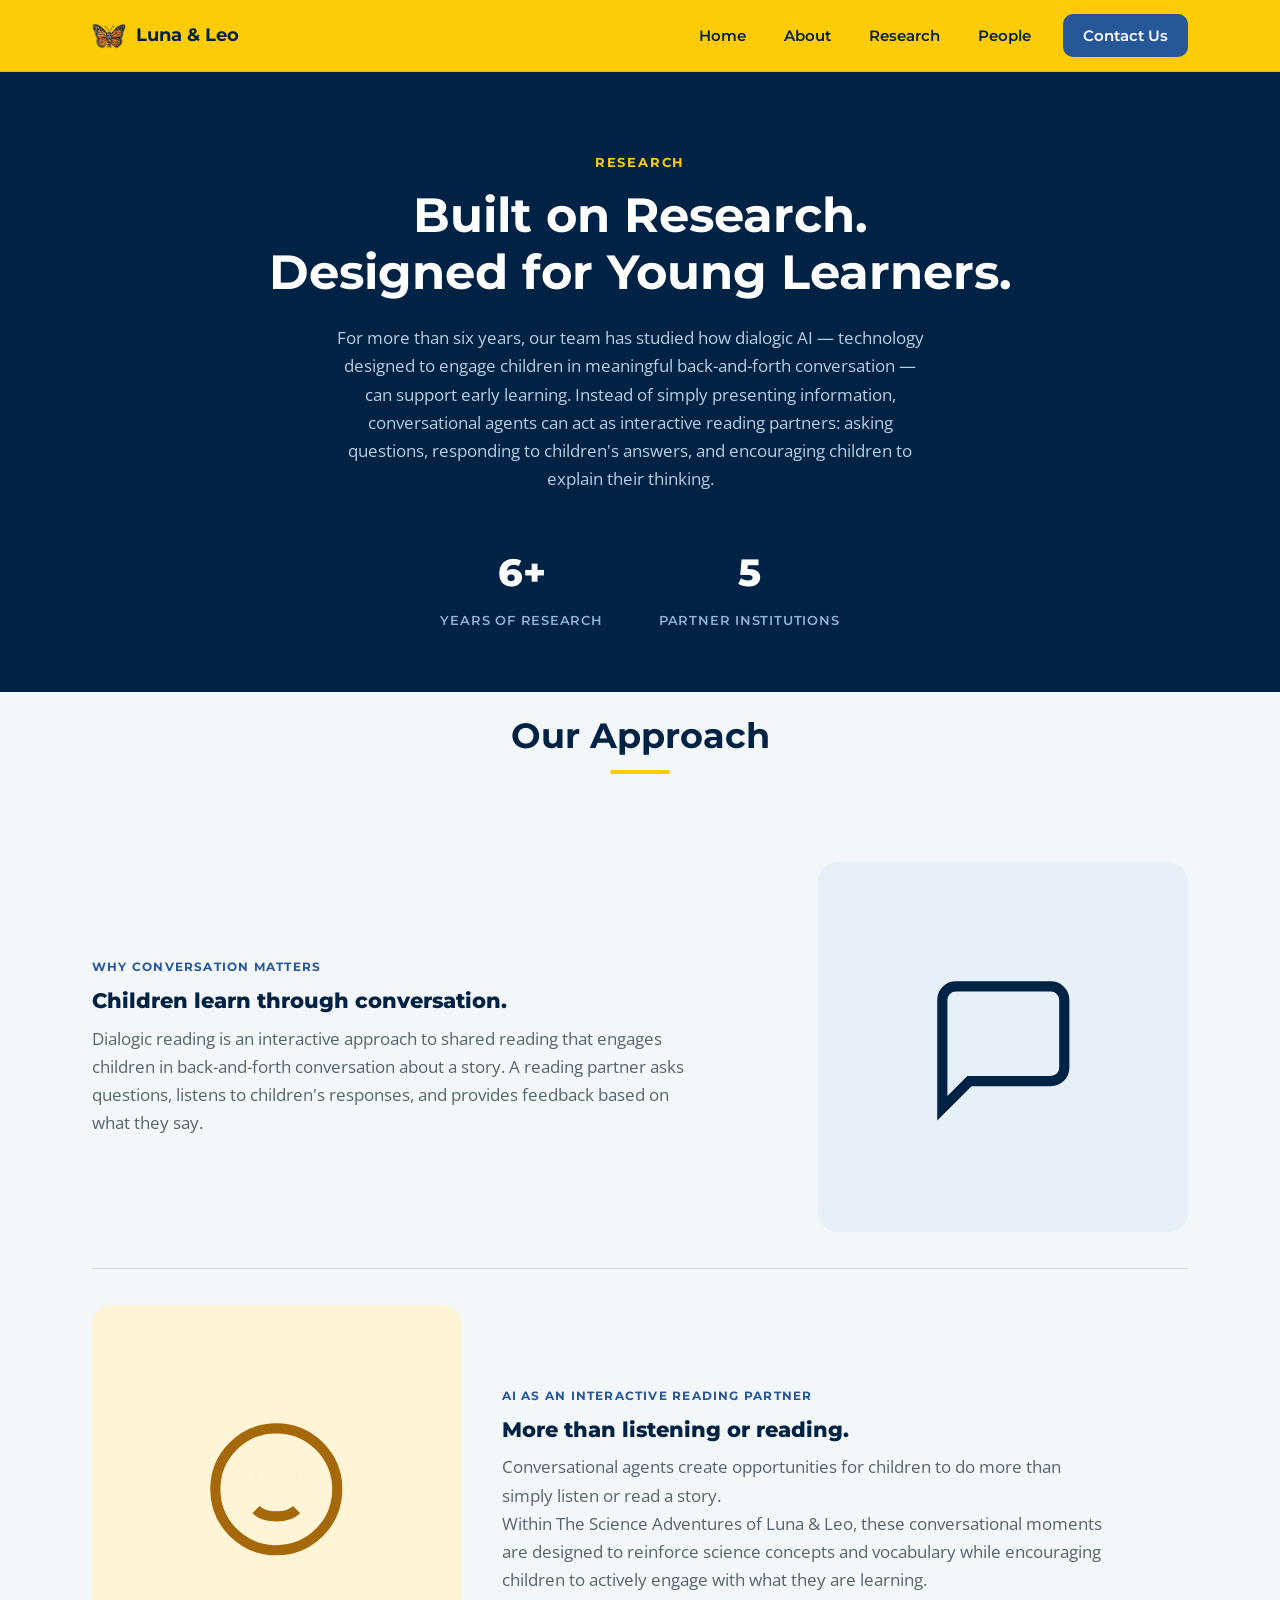
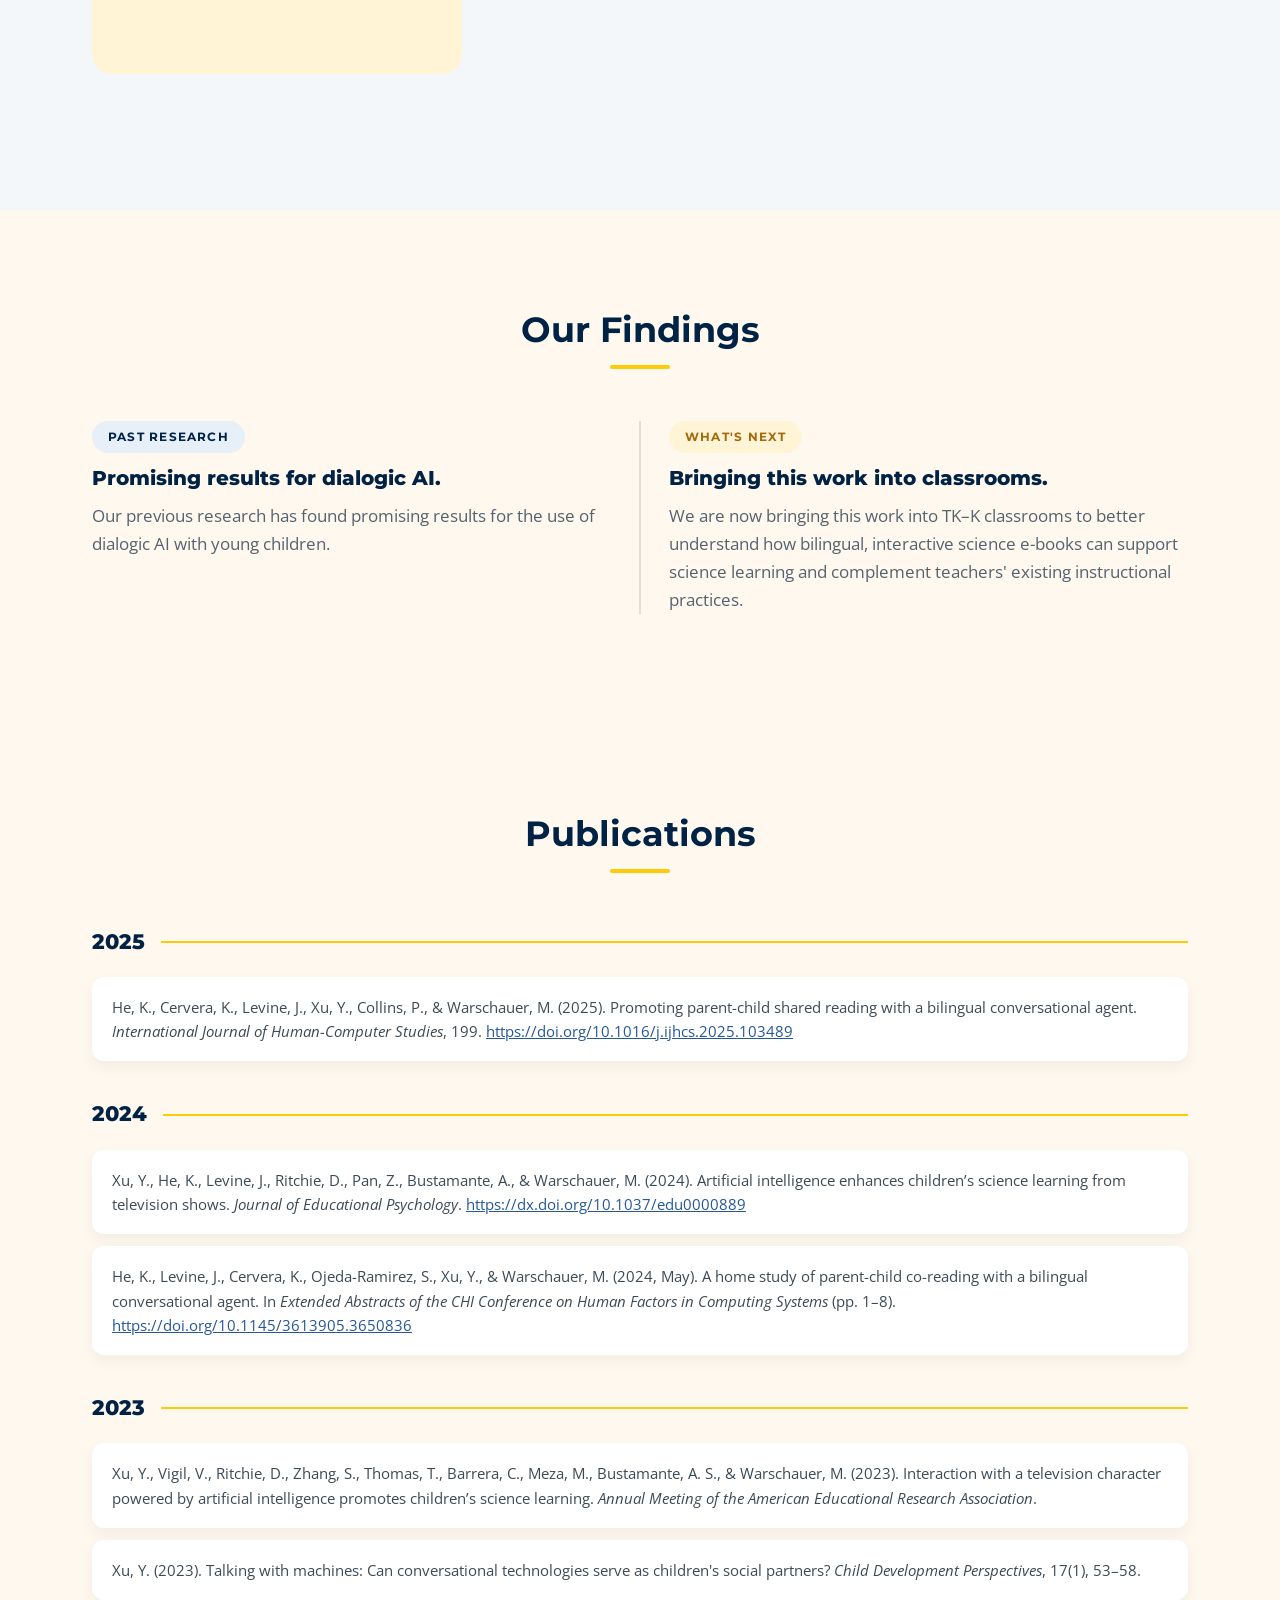
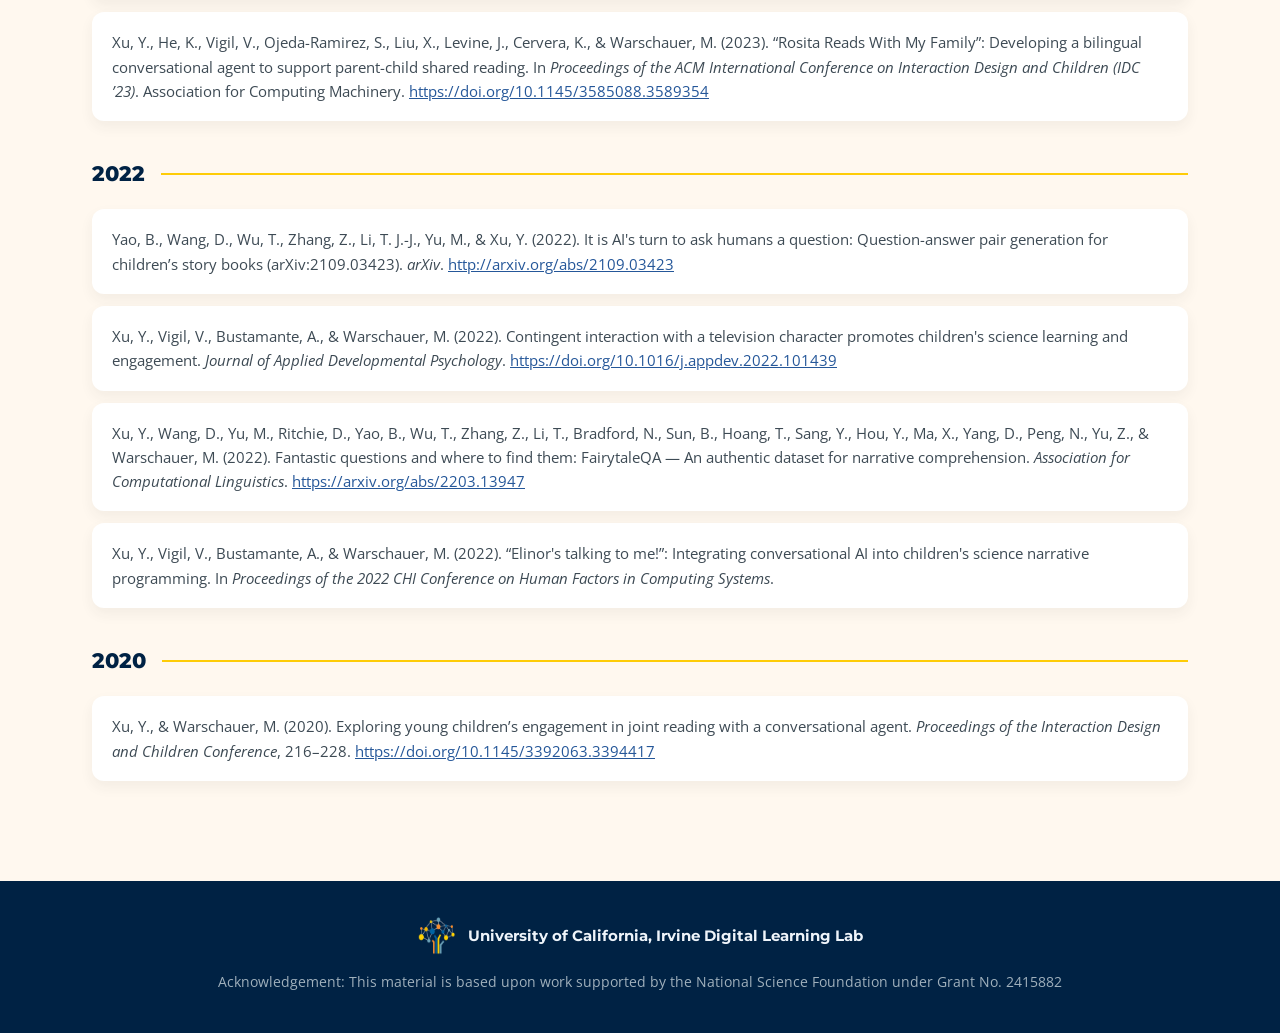
<file: research.html>
<!DOCTYPE html>
<html lang="en">
<head>
<meta charset="UTF-8">
<meta name="viewport" content="width=device-width, initial-scale=1.0">
<title>Research | The Science Adventures of Luna and Leo</title>
<link rel="icon" type="image/jpeg" href="assets/images/logo.png">
<link rel="apple-touch-icon" href="assets/images/logo.png">
<link rel="stylesheet" href="css/style.css">

</head>
<body>

<nav>
  <div class="wrap">
    <a class="brand" href="index.html"><img src="assets/images/butterfly.png" alt="">Luna &amp; Leo</a>
    <div class="navlinks">
      <a href="index.html">Home</a>
      <a href="about-platform.html">About</a>
      <a href="research.html">Research</a>
      <a href="people.html">People</a>
      <a href="pilot-with-us.html" class="pilot-btn">Contact Us</a>
    </div>
  </div>
</nav>

<header class="research-hero">
  <div class="wrap">
    <div class="research-hero-eyebrow">Research</div>
    <h1>Built on Research.<br>Designed for Young Learners.</h1>
    <div class="research-hero-text">
      <p>For more than six years, our team has studied how dialogic AI &mdash; technology designed to engage children in meaningful back-and-forth conversation &mdash; can support early learning. Instead of simply presenting information, conversational agents can act as interactive reading partners: asking questions, responding to children's answers, and encouraging children to explain their thinking.</p>
    </div>
    <div class="research-stats">
      <div class="research-stat">
        <div class="research-stat-num">6+</div>
        <div class="research-stat-label">Years of Research</div>
      </div>
      <div class="research-stat">
        <div class="research-stat-num">5</div>
        <div class="research-stat-label">Partner Institutions</div>
      </div>
    </div>
  </div>
</header>

<section class="research-approach" id="approach">
  <div class="wrap">
    <div class="section-head">
      <h2>Our Approach</h2>
      <span class="title-underline"></span>
    </div>

    <div class="approach-row">
      <div class="approach-text">
        <div class="research-card-eyebrow">Why Conversation Matters</div>
        <h3>Children learn through conversation.</h3>
        <p>Dialogic reading is an interactive approach to shared reading that engages children in back-and-forth conversation about a story. A reading partner asks questions, listens to children's responses, and provides feedback based on what they say.</p>
      </div>
      <div class="approach-mark approach-mark--accent">
        <svg viewBox="0 0 24 24" fill="none" stroke="currentColor" stroke-width="1.5"><path d="M21 15a2 2 0 01-2 2H7l-4 4V5a2 2 0 012-2h14a2 2 0 012 2z"/></svg>
      </div>
    </div>

    <div class="approach-row approach-row--reverse">
      <div class="approach-text">
        <div class="research-card-eyebrow">AI as an Interactive Reading Partner</div>
        <h3>More than listening or reading.</h3>
        <p>Conversational agents create opportunities for children to do more than simply listen or read a story.</p>
        <p>Within The Science Adventures of Luna &amp; Leo, these conversational moments are designed to reinforce science concepts and vocabulary while encouraging children to actively engage with what they are learning.</p>
      </div>
      <div class="approach-mark approach-mark--gold">
        <svg viewBox="0 0 24 24" fill="none" stroke="currentColor" stroke-width="1.5"><circle cx="12" cy="12" r="9"/><path d="M9 10h.01M15 10h.01M9 15c.7.7 1.8 1 3 1s2.3-.3 3-1"/></svg>
      </div>
    </div>
  </div>
</section>

<section class="research-findings" id="findings">
  <div class="wrap">
    <div class="section-head">
      <h2>Our Findings</h2>
      <span class="title-underline"></span>
    </div>

    <div class="findings-track">
      <div class="findings-node">
        <div class="findings-node-marker findings-node-marker--past">Past Research</div>
        <h3>Promising results for dialogic AI.</h3>
        <p>Our previous research has found promising results for the use of dialogic AI with young children.</p>
      </div>
      <div class="findings-connector" aria-hidden="true"></div>
      <div class="findings-node">
        <div class="findings-node-marker findings-node-marker--next">What's Next</div>
        <h3>Bringing this work into classrooms.</h3>
        <p>We are now bringing this work into TK&ndash;K classrooms to better understand how bilingual, interactive science e-books can support science learning and complement teachers' existing instructional practices.</p>
      </div>
    </div>
  </div>
</section>

<section class="library" id="publications">
  <div class="wrap">
    <div class="section-head">
      <h2>Publications</h2>
      <span class="title-underline"></span>
    </div>

    <div class="pub-year-section">
      <div class="pub-year-divider"><span>2025</span></div>
      <ul class="pub-list">
        <li class="pub-citation">He, K., Cervera, K., Levine, J., Xu, Y., Collins, P., &amp; Warschauer, M. (2025). Promoting parent-child shared reading with a bilingual conversational agent. <em>International Journal of Human-Computer Studies</em>, 199. <a href="https://doi.org/10.1016/j.ijhcs.2025.103489" target="_blank" rel="noopener">https://doi.org/10.1016/j.ijhcs.2025.103489</a></li>
      </ul>
    </div>

    <div class="pub-year-section">
      <div class="pub-year-divider"><span>2024</span></div>
      <ul class="pub-list">
        <li class="pub-citation">Xu, Y., He, K., Levine, J., Ritchie, D., Pan, Z., Bustamante, A., &amp; Warschauer, M. (2024). Artificial intelligence enhances children&rsquo;s science learning from television shows. <em>Journal of Educational Psychology</em>. <a href="https://dx.doi.org/10.1037/edu0000889" target="_blank" rel="noopener">https://dx.doi.org/10.1037/edu0000889</a></li>
        <li class="pub-citation">He, K., Levine, J., Cervera, K., Ojeda-Ramirez, S., Xu, Y., &amp; Warschauer, M. (2024, May). A home study of parent-child co-reading with a bilingual conversational agent. In <em>Extended Abstracts of the CHI Conference on Human Factors in Computing Systems</em> (pp. 1&ndash;8). <a href="https://doi.org/10.1145/3613905.3650836" target="_blank" rel="noopener">https://doi.org/10.1145/3613905.3650836</a></li>
      </ul>
    </div>

    <div class="pub-year-section">
      <div class="pub-year-divider"><span>2023</span></div>
      <ul class="pub-list">
        <li class="pub-citation">Xu, Y., Vigil, V., Ritchie, D., Zhang, S., Thomas, T., Barrera, C., Meza, M., Bustamante, A. S., &amp; Warschauer, M. (2023). Interaction with a television character powered by artificial intelligence promotes children&rsquo;s science learning. <em>Annual Meeting of the American Educational Research Association</em>.</li>
        <li class="pub-citation">Xu, Y. (2023). Talking with machines: Can conversational technologies serve as children's social partners? <em>Child Development Perspectives</em>, 17(1), 53&ndash;58.</li>
        <li class="pub-citation">Xu, Y., He, K., Vigil, V., Ojeda-Ramirez, S., Liu, X., Levine, J., Cervera, K., &amp; Warschauer, M. (2023). &ldquo;Rosita Reads With My Family&rdquo;: Developing a bilingual conversational agent to support parent-child shared reading. In <em>Proceedings of the ACM International Conference on Interaction Design and Children (IDC &rsquo;23)</em>. Association for Computing Machinery. <a href="https://doi.org/10.1145/3585088.3589354" target="_blank" rel="noopener">https://doi.org/10.1145/3585088.3589354</a></li>
      </ul>
    </div>

    <div class="pub-year-section">
      <div class="pub-year-divider"><span>2022</span></div>
      <ul class="pub-list">
        <li class="pub-citation">Yao, B., Wang, D., Wu, T., Zhang, Z., Li, T. J.-J., Yu, M., &amp; Xu, Y. (2022). It is AI's turn to ask humans a question: Question-answer pair generation for children&rsquo;s story books (arXiv:2109.03423). <em>arXiv</em>. <a href="http://arxiv.org/abs/2109.03423" target="_blank" rel="noopener">http://arxiv.org/abs/2109.03423</a></li>
        <li class="pub-citation">Xu, Y., Vigil, V., Bustamante, A., &amp; Warschauer, M. (2022). Contingent interaction with a television character promotes children's science learning and engagement. <em>Journal of Applied Developmental Psychology</em>. <a href="https://doi.org/10.1016/j.appdev.2022.101439" target="_blank" rel="noopener">https://doi.org/10.1016/j.appdev.2022.101439</a></li>
        <li class="pub-citation">Xu, Y., Wang, D., Yu, M., Ritchie, D., Yao, B., Wu, T., Zhang, Z., Li, T., Bradford, N., Sun, B., Hoang, T., Sang, Y., Hou, Y., Ma, X., Yang, D., Peng, N., Yu, Z., &amp; Warschauer, M. (2022). Fantastic questions and where to find them: FairytaleQA &mdash; An authentic dataset for narrative comprehension. <em>Association for Computational Linguistics</em>. <a href="https://arxiv.org/abs/2203.13947" target="_blank" rel="noopener">https://arxiv.org/abs/2203.13947</a></li>
        <li class="pub-citation">Xu, Y., Vigil, V., Bustamante, A., &amp; Warschauer, M. (2022). &ldquo;Elinor's talking to me!&rdquo;: Integrating conversational AI into children's science narrative programming. In <em>Proceedings of the 2022 CHI Conference on Human Factors in Computing Systems</em>.</li>
      </ul>
    </div>

    <div class="pub-year-section">
      <div class="pub-year-divider"><span>2020</span></div>
      <ul class="pub-list">
        <li class="pub-citation">Xu, Y., &amp; Warschauer, M. (2020). Exploring young children&rsquo;s engagement in joint reading with a conversational agent. <em>Proceedings of the Interaction Design and Children Conference</em>, 216&ndash;228. <a href="https://doi.org/10.1145/3392063.3394417" target="_blank" rel="noopener">https://doi.org/10.1145/3392063.3394417</a></li>
      </ul>
    </div>
  </div>
</section>


<footer>
  <div class="wrap">
    <div class="footer-brand">
      <img src="assets/images/logo.png" alt="University of California, Irvine Digital Learning Lab logo">
      <span>University of California, Irvine Digital Learning Lab</span>
    </div>
    Acknowledgement: This material is based upon work supported by the National Science Foundation under Grant No. 2415882
  </div>
</footer>

<script src="js/script.js"></script>
</body>
</html>
</file>
<file: css/style.css>
@import url('https://fonts.googleapis.com/css2?family=Montserrat:wght@500;600;700;800&family=Open+Sans:wght@400;500;600;700&display=swap');

:root{
  --cream: #f4f7fa;
  --cream-card: #ffffff;
  --peach: #fdf1c7;
  --sky: #e7eff8;
  --ink: #002244;
  --muted: #55636e;
  --blue: #255799;
  --blue-deep: #002244;
  --accent: #255799;
  --accent-deep: #002244;
  --gold: #fecc07;
  --line: rgba(0,34,68,0.12);
  --nav-height: 68px;
}

*{box-sizing:border-box;}
html{scroll-behavior:smooth;}

@media (prefers-reduced-motion: reduce){
  html{scroll-behavior:auto;}
  *{animation-duration:0.01ms !important; animation-iteration-count:1 !important; transition-duration:0.01ms !important;}
}

body{
  margin:0;
  background:var(--cream);
  color:var(--ink);
  font-family:'Open Sans', sans-serif;
  font-size:17px;
  line-height:1.65;
}
h1,h2,h3,.display{
  font-family:'Montserrat', sans-serif;
  font-weight:700;
  line-height:1.15;
  margin:0;
  color:var(--ink);
}
p{margin:0 0 1em 0; max-width:60ch; color:#3d4a54;}
a{color:var(--accent);}
img{display:block; max-width:100%;}

/* Visible keyboard focus everywhere */
a:focus-visible,
button:focus-visible,
[tabindex]:focus-visible{
  outline:3px solid var(--blue);
  outline-offset:3px;
  border-radius:4px;
}

.wrap{max-width:1160px; margin:0 auto; padding:0 32px;}
section{padding:100px 0; position:relative;}
@media(max-width:720px){ section{padding:64px 0;} .wrap{padding:0 20px;} }

.glow-tr{position:absolute; top:-120px; right:-120px; width:420px; height:420px; background:radial-gradient(circle, var(--sky) 0%, transparent 70%); pointer-events:none;}
.glow-bl{position:absolute; bottom:-140px; left:-140px; width:460px; height:460px; background:radial-gradient(circle, var(--peach) 0%, transparent 70%); pointer-events:none;}

/* ---------- SKIP LINK ---------- */
.skip-link{
  position:absolute; left:-999px; top:auto;
  background:var(--ink); color:#fff; padding:12px 20px; border-radius:0 0 8px 0;
  z-index:200; font-family:'Montserrat',sans-serif; font-weight:600; text-decoration:none;
}
.skip-link:focus{left:0; top:0;}

/* ---------- NAV ---------- */
nav{
  position:sticky; top:0; z-index:50;
  background:var(--gold);
  border-bottom:1px solid var(--line);
}
nav .wrap{display:flex; align-items:center; justify-content:space-between; padding-top:14px; padding-bottom:14px; min-height:var(--nav-height);}
.brand{display:flex; align-items:center; gap:10px; font-family:'Montserrat',sans-serif; font-weight:700; font-size:1.15rem; color:var(--ink); text-decoration:none;}
.brand img{width:34px; height:auto;}
.navlinks{display:flex; align-items:center; gap:26px; font-family:'Montserrat',sans-serif; font-weight:600; font-size:0.95rem;}
.navlinks a{color:var(--ink); text-decoration:none;}
.navlinks a:not(.pilot-btn){
  position:relative;
  padding:8px 6px;
  border-radius:6px;
  transition:background-color .2s ease;
}
.navlinks a:not(.pilot-btn)::after{
  content:"";
  position:absolute; left:6px; right:6px; bottom:1px;
  height:2px; background:linear-gradient(to right, #ffffff, var(--gold));
  transform:scaleX(0); transform-origin:left;
  transition:transform .2s ease;
}
.navlinks a:not(.pilot-btn):hover{
  background:rgba(0,34,68,0.06);
  color:var(--accent);
}
.navlinks a:not(.pilot-btn):hover::after{
  transform:scaleX(1);
}
.navlinks .pilot-btn{background:var(--accent); color:#fff; padding:9px 20px; border-radius:10px; transition:background-color .2s ease, transform .2s ease; display:inline-block;}
.navlinks .pilot-btn:hover{background:var(--accent-deep); color:#fff; transform:translateY(-2px);}

/* mobile nav toggle */
.nav-toggle{
  display:none;
  width:42px; height:42px; border:none; background:transparent;
  cursor:pointer; padding:0; position:relative;
}
.nav-toggle span{
  position:absolute; left:8px; right:8px; height:3px; background:var(--ink); border-radius:3px;
  transition:transform .25s ease, opacity .25s ease;
}
.nav-toggle span:nth-child(1){top:13px;}
.nav-toggle span:nth-child(2){top:20px;}
.nav-toggle span:nth-child(3){top:27px;}
.nav-toggle[aria-expanded="true"] span:nth-child(1){transform:translateY(7px) rotate(45deg);}
.nav-toggle[aria-expanded="true"] span:nth-child(2){opacity:0;}
.nav-toggle[aria-expanded="true"] span:nth-child(3){transform:translateY(-7px) rotate(-45deg);}

@media(max-width:760px){
  .nav-toggle{display:block;}
  .navlinks{
    position:fixed; top:var(--nav-height); left:0; right:0;
    flex-direction:column; align-items:stretch; gap:0;
    background:var(--gold);
    border-bottom:1px solid var(--line);
    max-height:0; overflow:hidden;
    transition:max-height .3s ease;
  }
  .navlinks.open{max-height:320px;}
  .navlinks a:not(.pilot-btn){
    display:block !important; padding:16px 24px; border-top:1px solid rgba(0,34,68,0.08);
  }
  .navlinks .pilot-btn{margin:16px 24px;}
}

/* ---------- HERO / MASTHEAD ---------- */
.masthead{
  text-align:center; padding:90px 0 20px; overflow:hidden;
}
.masthead-title{
  display:inline-flex; align-items:center; gap:16px; justify-content:center;
}
.masthead-title h1{font-size:clamp(2rem,4.2vw,3.1rem);}
.masthead-title img{width:64px; height:auto;}
.tagline{font-family:'Montserrat',sans-serif; font-weight:500; color:var(--muted); font-size:1.15rem; margin-top:14px;}
.lang-toggle{display:inline-flex; gap:10px; margin-top:34px; background:transparent;}
.lang-pill{
  font-family:'Montserrat',sans-serif; font-weight:600; font-size:0.95rem;
  padding:10px 26px; border-radius:999px; border:1.5px solid var(--line); background:#fff; color:var(--ink);
  cursor:pointer;
}
.lang-pill.active{background:var(--blue); border-color:var(--blue); color:#fff;}

.hero-scene{
  max-width:900px; margin:56px auto 0; border-radius:22px; overflow:hidden;
  box-shadow:0 18px 40px rgba(56,53,47,0.14);
  position:relative;
  background:#000;
}
.hero-scene img, .hero-scene video{width:100%; display:block;}
.hero-caption{
  display:flex; justify-content:space-between; align-items:center;
  max-width:900px; margin:18px auto 0; font-family:'Montserrat',sans-serif; font-size:0.95rem; color:var(--muted);
}
@media(max-width:520px){ .hero-caption{flex-direction:column; gap:4px; text-align:center;} }
.hero-copy{max-width:640px; margin:44px auto 0; text-align:center;}
.hero-copy p{margin:0 auto; font-size:1.08rem;}
.hero-ctas{display:flex; gap:16px; justify-content:center; margin-top:30px; flex-wrap:wrap;}
.btn-primary, .btn-secondary{
  font-family:'Montserrat',sans-serif; font-weight:600; font-size:1rem; padding:13px 28px; border-radius:10px;
  text-decoration:none; display:inline-block; border:none; cursor:pointer;
  transition:background-color .2s ease, color .2s ease, border-color .2s ease, transform .2s ease;
}
.btn-primary{background:var(--accent); color:#fff;}
.btn-primary:hover{background:var(--accent-deep); transform:translateY(-2px);}
.btn-secondary{border:1.5px solid var(--line); color:var(--ink); background:#fff;}
.btn-secondary:hover{border-color:var(--accent-deep); color:var(--accent-deep); background:var(--sky); transform:translateY(-2px);}

/* ---------- FUNDING SECTION ---------- */
.funding-section{background:var(--blue); padding:72px 0;}
.funding-grid{display:grid; grid-template-columns:340px 1fr; gap:48px; align-items:center;}
@media(max-width:820px){ .funding-grid{grid-template-columns:1fr; text-align:center;} }
.funding-logo{
  width:100%; max-width:340px; height:auto; object-fit:contain; justify-self:start;
}
@media(max-width:820px){ .funding-logo{justify-self:center;} }
.funding-eyebrow{
  font-family:'Montserrat',sans-serif; font-weight:700; font-size:0.8rem;
  letter-spacing:0.14em; text-transform:uppercase; color:var(--gold); margin-bottom:12px;
}
.funding-section h2{color:#fff; font-size:clamp(1.6rem,3vw,2.2rem); margin:0 0 10px;}
.funding-section p{color:#dce9f5; margin:0 0 20px;}
.funding-buttons{display:flex; gap:14px; flex-wrap:wrap;}
@media(max-width:700px){ .funding-buttons{justify-content:center;} }
.funding-btn{background:#fff; color:var(--ink); border:none;}
.funding-btn:hover{background:var(--sky);}

/* ---------- ABOUT PLATFORM PAGE ---------- */
.about-intro .wrap{display:grid; grid-template-columns:0.9fr 1.1fr; gap:48px; text-align:left; align-items:start;}
@media(max-width:860px){ .about-intro .wrap{grid-template-columns:1fr;} }
.about-eyebrow{font-family:'Montserrat',sans-serif; font-weight:700; font-size:0.8rem; letter-spacing:0.14em; text-transform:uppercase; color:var(--accent); margin-bottom:16px;}
.about-intro h1{font-size:clamp(1.9rem,4vw,2.6rem); margin-bottom:16px;}
.about-intro .tagline-lead{font-family:'Montserrat',sans-serif; font-weight:600; color:var(--muted); font-size:1.05rem;}
.about-card{
  background:#fff; border-radius:16px; padding:32px; box-shadow:0 10px 26px rgba(56,53,47,0.06);
  border-top:5px solid var(--accent);
}
.about-card .lead{
  font-family:'Montserrat',sans-serif; font-weight:700; color:var(--ink);
  font-size:1.15rem; line-height:1.5; margin-bottom:16px;
}
.about-card .about-quick-facts{margin-top:22px;}
.about-card-btn{margin-top:24px;}
.about-card p{margin:0 0 1em 0;}
.about-card p:last-child{margin-bottom:0;}

.feature-grid{display:grid; grid-template-columns:repeat(3,1fr); gap:24px;}
@media(max-width:860px){ .feature-grid{grid-template-columns:1fr;} }
.feature-card{background:#fff; border-top:5px solid var(--accent); padding:28px 24px; box-shadow:0 8px 20px rgba(0,34,68,0.06); transition:transform .2s ease;}
.feature-card:hover{transform:translateY(-3px);}
.feature-card h3{font-family:'Montserrat',sans-serif; font-weight:800; font-size:1.1rem; color:var(--ink); margin:0 0 12px; line-height:1.28;}
.feature-card p{color:var(--muted); font-size:0.94rem; margin:0; max-width:none;}

.about-intro-image{margin-top:8px; border-radius:14px; width:100%; box-shadow:0 10px 26px rgba(56,53,47,0.08);}

.feature-card--gold{border-top-color:var(--gold);}

.lang-switch-row{display:flex; align-items:center; justify-content:center; gap:14px; margin-bottom:32px;}
.lang-switch-label{font-family:'Montserrat',sans-serif; font-weight:600; font-size:0.95rem; color:var(--muted);}
.lang-switch{
  position:relative; width:52px; height:28px; border-radius:999px;
  background:var(--line); border:none; cursor:pointer; padding:0; flex:none;
  transition:background-color .2s ease;
}
.lang-switch[aria-checked="true"]{background:var(--accent);}
.lang-switch-thumb{
  position:absolute; top:3px; left:3px; width:22px; height:22px; border-radius:50%;
  background:#fff; box-shadow:0 2px 6px rgba(0,0,0,0.2);
  transition:transform .2s ease;
}
.lang-switch[aria-checked="true"] .lang-switch-thumb{transform:translateX(24px);}
.lang-switch:focus-visible{outline:3px solid var(--blue); outline-offset:3px;}

.preview-grid{display:grid; grid-template-columns:repeat(2,1fr); gap:24px;}
@media(max-width:700px){ .preview-grid{grid-template-columns:1fr;} }
.preview-grid--stacked{
  display:flex; flex-wrap:wrap; justify-content:center;
  gap:32px 24px;
}
.preview-card--large{flex:0 1 440px;}
.preview-card--large img{aspect-ratio:16/10;}
.preview-card--large .preview-card-caption{padding:20px 24px;}
.preview-card--large .preview-card-caption p{font-size:1rem;}
.preview-card{background:#fff; border-radius:14px; overflow:hidden; box-shadow:0 8px 20px rgba(0,34,68,0.06);}
.preview-card img{width:100%; aspect-ratio:4/3; object-fit:cover; display:block;}
.preview-card-caption{padding:16px 18px;}
.preview-card-caption p{margin:0; color:var(--muted); font-size:0.92rem;}
.preview-note{max-width:60ch; margin:0 auto 32px; text-align:center; color:var(--muted); font-size:0.95rem;}
.text-accent-bold{font-family:'Montserrat',sans-serif; font-weight:700; color:var(--accent);}

/* ---------- PEOPLE PAGE ---------- */
.leader-grid{display:flex; flex-wrap:wrap; justify-content:center; gap:28px 24px;}
.leader-card{
  flex:0 1 260px;
  display:flex; flex-direction:column; align-items:center; text-align:center;
  background:#fff; border:1px solid var(--line); border-radius:16px; padding:28px 22px;
  box-shadow:0 6px 14px rgba(56,53,47,0.05);
  transition:transform .2s ease, box-shadow .2s ease, border-color .2s ease;
}
.leader-card:hover{
  transform:translateY(-4px);
  box-shadow:0 14px 28px rgba(0,34,68,0.14);
  border-color:var(--accent);
}
.leader-photo-ring{
  width:150px; height:150px; border-radius:50%; padding:4px;
  background:linear-gradient(135deg, #ff9a3d, var(--gold));
  margin-bottom:18px; flex:none;
}
.leader-photo-ring img{
  width:100%; height:100%; border-radius:50%; object-fit:cover; display:block;
  border:3px solid #fff;
}
.leader-name{font-family:'Montserrat',sans-serif; font-weight:800; font-size:1.2rem; color:var(--ink);}
.leader-role{font-family:'Open Sans',sans-serif; font-size:0.9rem; color:var(--muted); margin-top:6px; line-height:1.5;}

.member-grid{display:flex; flex-wrap:wrap; justify-content:center; gap:24px 20px;}
.member-card{
  flex:0 1 220px;
  display:flex; flex-direction:column; align-items:center; text-align:center;
  background:#fff; border:1px solid var(--line); border-radius:16px; padding:24px 20px;
  box-shadow:0 6px 14px rgba(56,53,47,0.05);
  transition:transform .2s ease, box-shadow .2s ease, border-color .2s ease;
}
.member-card:hover{
  transform:translateY(-4px);
  box-shadow:0 14px 28px rgba(0,34,68,0.14);
  border-color:var(--accent);
}
.member-photo-ring{
  width:120px; height:120px; border-radius:50%; padding:3px;
  background:var(--line);
  margin-bottom:16px; flex:none;
}
.member-photo-ring img{
  width:100%; height:100%; border-radius:50%; object-fit:cover; display:block;
  border:3px solid #fff;
}
.member-name{font-family:'Montserrat',sans-serif; font-weight:800; font-size:1.05rem; color:var(--ink);}
.member-role{font-family:'Open Sans',sans-serif; font-size:0.85rem; color:var(--muted); margin-top:6px; line-height:1.4;}

.person-links{display:flex; gap:8px; margin-top:14px;}
.person-links a{
  width:32px; height:32px; border-radius:50%; background:var(--sky);
  display:flex; align-items:center; justify-content:center; color:var(--blue-deep);
  transition:background-color .2s ease, color .2s ease;
}
.person-links a:hover{background:var(--accent); color:#fff;}
.person-links svg{width:16px; height:16px;}

/* ---------- RESEARCH PAGE ---------- */
.research-hero{background:var(--ink); text-align:center; padding:80px 0 60px;}
.research-hero-eyebrow{
  font-family:'Montserrat',sans-serif; font-weight:700; font-size:0.8rem;
  letter-spacing:0.14em; text-transform:uppercase; color:var(--gold);
}
.research-hero h1{
  color:#fff; font-size:clamp(2.1rem,4.5vw,3rem); line-height:1.18; margin-top:14px;
}
.research-hero-text{max-width:620px; margin:24px auto 0;}
.research-hero-text p{color:#b9cee2; margin:0;}
.research-stats{
  display:flex; justify-content:center; gap:56px; margin-top:48px;
  flex-wrap:wrap;
}
.research-stat-num{
  font-family:'Montserrat',sans-serif; font-weight:800; font-size:2.4rem; color:#fff;
}
.research-stat-label{
  font-family:'Montserrat',sans-serif; font-weight:600; font-size:0.82rem;
  letter-spacing:0.06em; text-transform:uppercase; color:#8fb3d9; margin-top:6px;
}

/* --- Our Approach: alternating editorial rows, not cards --- */
.research-approach{padding-top:24px;}
.research-card-eyebrow{
  font-family:'Montserrat',sans-serif; font-weight:700; font-size:0.76rem;
  letter-spacing:0.1em; text-transform:uppercase; color:var(--accent); margin-bottom:12px;
}
.approach-row{
  display:grid; grid-template-columns:1.3fr 0.7fr; gap:40px; align-items:center;
  padding:36px 0; border-bottom:1px solid var(--line);
}
.approach-row:last-child{border-bottom:none;}
.approach-row--reverse{grid-template-columns:0.7fr 1.3fr;}
.approach-row--reverse .approach-text{order:2;}
.approach-row--reverse .approach-mark{order:1;}
@media(max-width:700px){
  .approach-row, .approach-row--reverse{grid-template-columns:1fr;}
  .approach-row--reverse .approach-text{order:1;}
  .approach-row--reverse .approach-mark{order:2;}
}
.approach-text h3{font-family:'Montserrat',sans-serif; font-weight:800; font-size:1.3rem; color:var(--ink); margin:0 0 12px;}
.approach-text p{color:var(--muted); margin:0;}
.approach-mark{
  aspect-ratio:1; border-radius:20px; display:flex; align-items:center; justify-content:center;
}
.approach-mark svg{width:44%; height:44%;}
.approach-mark--accent{background:var(--sky); color:var(--blue-deep);}
.approach-mark--gold{background:#fff4d6; color:#a5680a;}

/* --- Our Findings: horizontal timeline, not cards --- */
.research-findings{background:#fff8ef;}
.findings-track{display:grid; grid-template-columns:1fr auto 1fr; gap:28px; align-items:start;}
@media(max-width:700px){ .findings-track{grid-template-columns:1fr;} }
.findings-connector{
  width:2px; background:var(--line); height:100%; min-height:60px; justify-self:center;
}
@media(max-width:700px){ .findings-connector{display:none;} }
.findings-node-marker{
  display:inline-block; font-family:'Montserrat',sans-serif; font-weight:700; font-size:0.76rem;
  letter-spacing:0.1em; text-transform:uppercase; border-radius:999px; padding:6px 16px; margin-bottom:14px;
}
.findings-node-marker--past{background:var(--sky); color:var(--blue-deep);}
.findings-node-marker--next{background:#fff4d6; color:#a5680a;}
.findings-node h3{font-family:'Montserrat',sans-serif; font-weight:800; font-size:1.25rem; color:var(--ink); margin:0 0 12px;}
.findings-node p{color:var(--muted); margin:0 0 12px;}
.findings-node p:last-child{margin-bottom:0;}

/* --- Publications: vertical, year-sectioned, scales to any length --- */
.pub-year-section{margin-bottom:36px;}
.pub-year-section:last-child{margin-bottom:0;}
.pub-year-divider{
  display:flex; align-items:center; gap:16px; margin-bottom:18px;
}
.pub-year-divider span{
  font-family:'Montserrat',sans-serif; font-weight:800; font-size:1.3rem; color:var(--ink);
  flex:none;
}
.pub-year-divider::after{content:""; flex:1; height:2px; background:var(--gold);}
.pub-list{list-style:none; margin:0; padding:0; display:flex; flex-direction:column; gap:12px;}
.pub-citation{
  background:#fff; border-radius:12px; padding:18px 20px;
  box-shadow:0 6px 14px rgba(56,53,47,0.06); font-size:0.92rem; color:#3d4a54; line-height:1.65;
}
.pub-citation a{color:var(--accent); word-break:break-word;}

/* ---------- PILOT WITH US PAGE ---------- */
.pilot-intro{padding:90px 0 110px;}
.pilot-intro-card{
  background:#fff; border:1px solid var(--line); border-radius:20px;
  padding:44px; box-shadow:0 14px 32px rgba(56,53,47,0.08);
}
.pilot-intro-lead{
  font-family:'Montserrat',sans-serif; font-weight:700; color:var(--ink);
  font-size:1.25rem; line-height:1.5; margin:0;
}
.pilot-intro-grid{display:grid; grid-template-columns:1.1fr 0.9fr; gap:48px; align-items:center;}
@media(max-width:820px){ .pilot-intro-grid{grid-template-columns:1fr;} .pilot-intro-card{padding:28px;} }
.pilot-intro-image{width:100%; border-radius:14px;}
.pilot-question-link{
  display:inline-flex; align-items:center; gap:10px; margin-top:22px;
  font-family:'Montserrat',sans-serif; font-weight:600; font-size:0.95rem; color:var(--accent);
}
.pilot-question-link svg{width:20px; height:20px; flex:none;}
.pilot-question-link:hover{color:var(--accent-deep);}

.feature-card-head{display:flex; align-items:center; gap:14px; margin-bottom:14px;}
.feature-card-head h3{margin:0;}
.feature-card-icon{
  display:flex; align-items:center; justify-content:center;
  width:44px; height:44px; border-radius:12px; flex:none;
  background:var(--sky); color:var(--blue-deep);
}
.feature-card--gold .feature-card-icon{background:#fff4d6; color:#a5680a;}
.feature-card-icon svg{width:22px; height:22px;}

/* ---------- PLACEHOLDER PAGE HERO (About Platform / Research / People) ---------- */
.page-hero{
  text-align:center; padding:80px 0 60px;
}
.page-hero h1{font-size:clamp(2rem,4vw,2.8rem);}
.page-hero p{margin:14px auto 0; color:var(--muted); font-size:1.05rem;}

.page-hero--banner{background:var(--blue); padding:56px 0;}
.people-intro{padding-top:48px;}
.page-hero--banner h1{color:#fff;}

.title-underline{
  display:block; width:60px; height:4px; margin:14px auto 0;
  background:var(--gold); border-radius:2px;
}

/* ---------- SECTION HEADERS ---------- */
.section-head{max-width:58ch; margin:0 auto 52px; text-align:center;}
.section-head h2{font-size:clamp(1.6rem,3vw,2.2rem);}
.section-head p{color:#55636e; margin:14px auto 0;}

/* ---------- STORY LIBRARY ---------- */
.library{background:#fff8ef;}
.lib-grid{display:grid; grid-template-columns:repeat(4,1fr); gap:28px 24px;}
@media(max-width:920px){ .lib-grid{grid-template-columns:repeat(2,1fr);} }
@media(max-width:520px){ .lib-grid{grid-template-columns:1fr;} }
.lib-card{display:flex; flex-direction:column;}
.lib-thumb{
  border-radius:12px; overflow:hidden; border:1px solid var(--line);
  box-shadow:0 8px 18px rgba(56,53,47,0.08); aspect-ratio:4/3; position:relative;
  background:#fff;
}
.lib-thumb img{width:100%; height:100%; object-fit:cover;}
.lib-thumb .cover{width:100%; height:100%; display:flex; align-items:center; justify-content:center; position:relative;}
.lib-thumb .cover svg{width:46%; height:46%;}
.lib-thumb .cover-label{
  position:absolute; top:8px; left:8px; background:rgba(255,255,255,0.88); color:var(--ink);
  font-family:'Montserrat',sans-serif; font-weight:600; font-size:0.68rem; padding:3px 8px; border-radius:5px;
}
.progress{height:4px; background:var(--line); border-radius:3px; margin-top:8px; overflow:hidden;}
.progress span{display:block; height:100%; background:var(--accent);}
.lib-title{font-family:'Montserrat',sans-serif; font-weight:600; font-size:0.98rem; margin-top:12px; text-align:center;}
.lib-title .es{display:block; font-weight:500; color:var(--muted); font-size:0.85rem; margin-top:2px;}

/* ---------- BUTTERFLY COMPANION ---------- */
.butterfly-section{background:var(--cream);}
.butterfly-section .wrap{display:grid; grid-template-columns:1fr 1fr; gap:56px; align-items:center;}
@media(max-width:900px){ .butterfly-section .wrap{grid-template-columns:1fr;} }
.butterfly-art{border-radius:20px; overflow:hidden; box-shadow:0 18px 36px rgba(56,53,47,0.14);}
.butterfly-copy h2{font-size:clamp(1.6rem,3vw,2.2rem); margin-bottom:16px;}
.butterfly-list{list-style:none; margin:26px 0 0; padding:0; display:flex; flex-direction:column; gap:16px;}
.butterfly-list li{display:flex; gap:14px; align-items:flex-start; color:#3d4a54; font-size:1rem;}
.butterfly-list svg{width:22px; height:22px; flex:none; margin-top:3px; color:var(--accent);}
.try-it{
  margin-top:28px; background:#fff; border:1px solid var(--line); border-radius:14px; padding:18px 20px;
  font-family:'Montserrat',sans-serif;
}
.try-it button{
  font-family:'Montserrat',sans-serif; font-weight:600; font-size:0.92rem; color:var(--blue-deep);
  background:none; border:none; cursor:pointer; padding:0; text-decoration:underline;
}
#ask-line{margin-top:10px; color:var(--ink); font-size:0.98rem; min-height:1.4em;}

/* ---------- WHERE LEARNING HAPPENS ---------- */
.where-learning{background:var(--ink); color:#fff;}
.where-learning .wrap{display:grid; grid-template-columns:0.9fr 1.1fr; gap:56px; align-items:start;}
@media(max-width:920px){ .where-learning .wrap{grid-template-columns:1fr;} }
.wl-eyebrow{font-family:'Montserrat',sans-serif; font-weight:700; font-size:0.8rem; letter-spacing:0.14em; text-transform:uppercase; color:#8fb3d9; margin-bottom:20px;}
.wl-headline{font-family:'Montserrat',sans-serif; font-weight:800; font-size:clamp(2rem,4vw,2.7rem); line-height:1.16; color:#fff; margin:0 0 24px;}
.wl-copy{color:#b9cee2; font-size:1.02rem; max-width:48ch; margin:0;}
.wl-cards{display:grid; grid-template-columns:1fr; gap:22px;}
.wl-card{background:#fff; border-top:5px solid var(--gold); padding:30px 26px; transition:transform .2s ease;}
.wl-card:hover{transform:translateY(-3px);}
.wl-card .num{font-family:'Montserrat',sans-serif; font-weight:700; font-size:0.76rem; letter-spacing:0.1em; text-transform:uppercase; color:var(--accent); margin-bottom:16px;}
.wl-card h3{font-family:'Montserrat',sans-serif; font-weight:800; font-size:1.28rem; color:var(--ink); margin:0 0 14px; line-height:1.28;}
.wl-card p{color:#55636e; font-size:0.94rem; margin:0; max-width:none;}
/* Reusable expand/collapse pattern (plus/minus toggle) -- works on any
   card: give the card class="expandable", wrap the extra text in
   .expand-collapse, and add an .expand-toggle button after it. */
.expand-collapse{
  max-height:0;
  overflow:hidden;
  transition:max-height .35s ease;
}
.expandable.expanded .expand-collapse{
  max-height:600px;
}
.expand-toggle{
  display:flex; align-items:center; justify-content:center;
  width:34px; height:34px; margin-top:16px;
  border-radius:50%; border:1.5px solid var(--accent); background:#fff;
  position:relative; cursor:pointer; padding:0;
  transition:background-color .2s ease;
}
.expand-toggle:hover{background:var(--sky);}
.expand-toggle:focus-visible{outline:3px solid var(--blue); outline-offset:3px;}
.expand-toggle::before, .expand-toggle::after{
  content:""; position:absolute; background:var(--accent);
  transition:transform .25s ease, opacity .25s ease;
}
.expand-toggle::before{ /* horizontal bar, always visible */
  left:9px; right:9px; top:50%; height:2px; transform:translateY(-50%);
}
.expand-toggle::after{ /* vertical bar, hidden when expanded to leave a minus sign */
  top:9px; bottom:9px; left:50%; width:2px; transform:translateX(-50%);
}
.expandable.expanded .expand-toggle::after{
  transform:translateX(-50%) scaleY(0);
  opacity:0;
}

/* ---------- STANDARDS / ACCESS ---------- */
.standards .wrap{display:grid; grid-template-columns:1fr 1fr; gap:56px; align-items:center;}
@media(max-width:860px){ .standards .wrap{grid-template-columns:1fr;} }
.badge-row{display:flex; gap:14px; flex-wrap:wrap; margin-top:22px;}
.badge{font-family:'Montserrat',sans-serif; font-weight:600; font-size:0.88rem; color:var(--blue-deep); border:1.5px solid var(--gold); border-radius:999px; padding:8px 16px;}
.access-list{list-style:none; margin:0; padding:0; display:flex; flex-direction:column; gap:22px;}
.access-list li{display:flex; gap:16px; align-items:flex-start;}
.access-list .ic{
  width:44px; height:44px; flex:none; border-radius:12px; background:#fff; display:flex; align-items:center; justify-content:center;
  box-shadow:0 6px 14px rgba(56,53,47,0.08);
}
.access-list svg{width:22px; height:22px; color:var(--blue-deep);}
.access-list h3{font-size:1.05rem; margin-bottom:4px;}
.access-list p{margin:0; font-size:0.98rem;}

/* ---------- COLLABORATION BANNER ---------- */
.collab{background:#fff8ef; border-top:1px solid var(--line); border-bottom:1px solid var(--line);}
.collab .wrap{display:grid; grid-template-columns:0.9fr 1.1fr; gap:56px; align-items:start; text-align:left;}
@media(max-width:920px){ .collab .wrap{grid-template-columns:1fr;} }
.collab-eyebrow{font-family:'Montserrat',sans-serif; font-weight:700; font-size:0.8rem; letter-spacing:0.14em; text-transform:uppercase; color:var(--accent); margin-bottom:20px;}
.collab-headline{font-family:'Montserrat',sans-serif; font-weight:800; font-size:clamp(2rem,4vw,2.6rem); line-height:1.16; color:var(--ink); margin:0 0 22px;}
.collab-copy{color:var(--muted); font-size:1.02rem; max-width:48ch; margin:0;}
.org-highlight{font-family:'Montserrat',sans-serif; font-weight:600; color:var(--accent);}
.collab-cards{display:grid; grid-template-columns:1fr 1fr; gap:22px;}
@media(max-width:640px){ .collab-cards{grid-template-columns:1fr;} }
.collab-card{background:#fff; border-top:5px solid var(--accent); padding:30px 26px; box-shadow:0 8px 20px rgba(0,34,68,0.06); transition:transform .2s ease;}
.collab-card:hover{transform:translateY(-3px);}
.collab-card .num{font-family:'Montserrat',sans-serif; font-weight:700; font-size:0.76rem; letter-spacing:0.1em; text-transform:uppercase; color:var(--accent); margin-bottom:16px;}
.collab-card h3{font-family:'Montserrat',sans-serif; font-weight:800; font-size:1.24rem; color:var(--ink); margin:0 0 14px; line-height:1.28;}
.collab-card p{color:var(--muted); font-size:0.94rem; margin:0; max-width:none;}

/* ---------- CTA ---------- */
.cta{background:var(--ink); color:#eef4fa; text-align:center;}
.cta--tight{padding-bottom:28px;}
.cta h2{color:#eef4fa; font-size:clamp(1.7rem,3.4vw,2.3rem); max-width:44ch; margin:0 auto;}
.cta p{color:#c9d6e0; margin:18px auto 30px; max-width:52ch;}
.cta .btn-primary{font-size:1.05rem; padding:15px 32px;}
/* .cta's background is the same dark navy as --accent-deep, so the normal
   hover color would make this button disappear. Use gold instead, which
   already matches the site's nav accent color. */
.cta .btn-primary:hover{background:var(--gold); color:var(--ink);}

footer{background:var(--ink); color:#9fb0bc; font-size:0.85rem; text-align:center; padding:36px 0 40px;}
footer a{color:#c9d6e0;}
.footer-brand{display:flex; align-items:center; justify-content:center; gap:12px; margin-bottom:16px;}
.footer-brand img{width:38px; height:38px;}
.footer-brand span{font-family:'Montserrat',sans-serif; font-weight:700; font-size:0.95rem; color:#eef4fa;}

/* ---------- BACK TO TOP ---------- */
.back-to-top{
  position:fixed; right:20px; bottom:20px; z-index:60;
  width:46px; height:46px; border-radius:50%; border:none;
  background:var(--accent); color:#fff; font-size:1.2rem; cursor:pointer;
  box-shadow:0 8px 20px rgba(0,34,68,0.25);
  display:flex; align-items:center; justify-content:center;
  opacity:0; pointer-events:none; transform:translateY(10px);
  transition:opacity .25s ease, transform .25s ease;
}
.back-to-top.visible{opacity:1; pointer-events:auto; transform:translateY(0);}

/* ---------- HERO CAROUSEL ---------- */
.hero-carousel{
  max-width:1040px; margin:56px auto 0; position:relative;
  background:#fff; border-radius:28px; padding:22px 22px 32px;
  box-shadow:0 20px 45px rgba(0,34,68,0.12);
}
.carousel-viewport{overflow:hidden; border-radius:18px;}
.carousel-track{
  display:flex; gap:18px;
  transition:transform .45s ease;
}
.carousel-slide{
  /* width is set inline by JS based on how many slides actually exist */
  border-radius:18px; overflow:hidden; background:#000; position:relative; flex-shrink:0;
}
.carousel-slide video, .carousel-slide img{
  width:100%; height:100%; display:block; aspect-ratio:4/3; object-fit:cover;
}
.carousel-btn{
  position:absolute; top:calc(50% - 16px); transform:translateY(-50%);
  width:44px; height:44px; border-radius:50%; border:none;
  background:#fff; color:var(--ink);
  font-size:1.6rem; line-height:1; cursor:pointer;
  display:flex; align-items:center; justify-content:center;
  box-shadow:0 6px 16px rgba(0,0,0,0.18);
  z-index:5;
}
.carousel-btn:hover{background:var(--sky);}
.carousel-btn:focus-visible{outline:3px solid var(--blue); outline-offset:2px;}
.carousel-btn.prev{left:-8px;}
.carousel-btn.next{right:-8px;}
.carousel-dots{
  display:flex; justify-content:center; gap:10px; margin-top:20px;
}
.carousel-dot{
  width:9px; height:9px; border-radius:50%; border:none; padding:0;
  background:var(--line); cursor:pointer; transition:background .2s ease;
}
.carousel-dot.active{background:var(--blue);}
.carousel-dot:focus-visible{outline:2px solid var(--blue); outline-offset:2px;}

@media(max-width:600px){
  .hero-carousel{padding:16px 16px 26px; border-radius:22px;}
  .carousel-btn{width:36px; height:36px; font-size:1.3rem;}
  .carousel-btn.prev{left:-4px;}
  .carousel-btn.next{right:-4px;}
}
</file>
